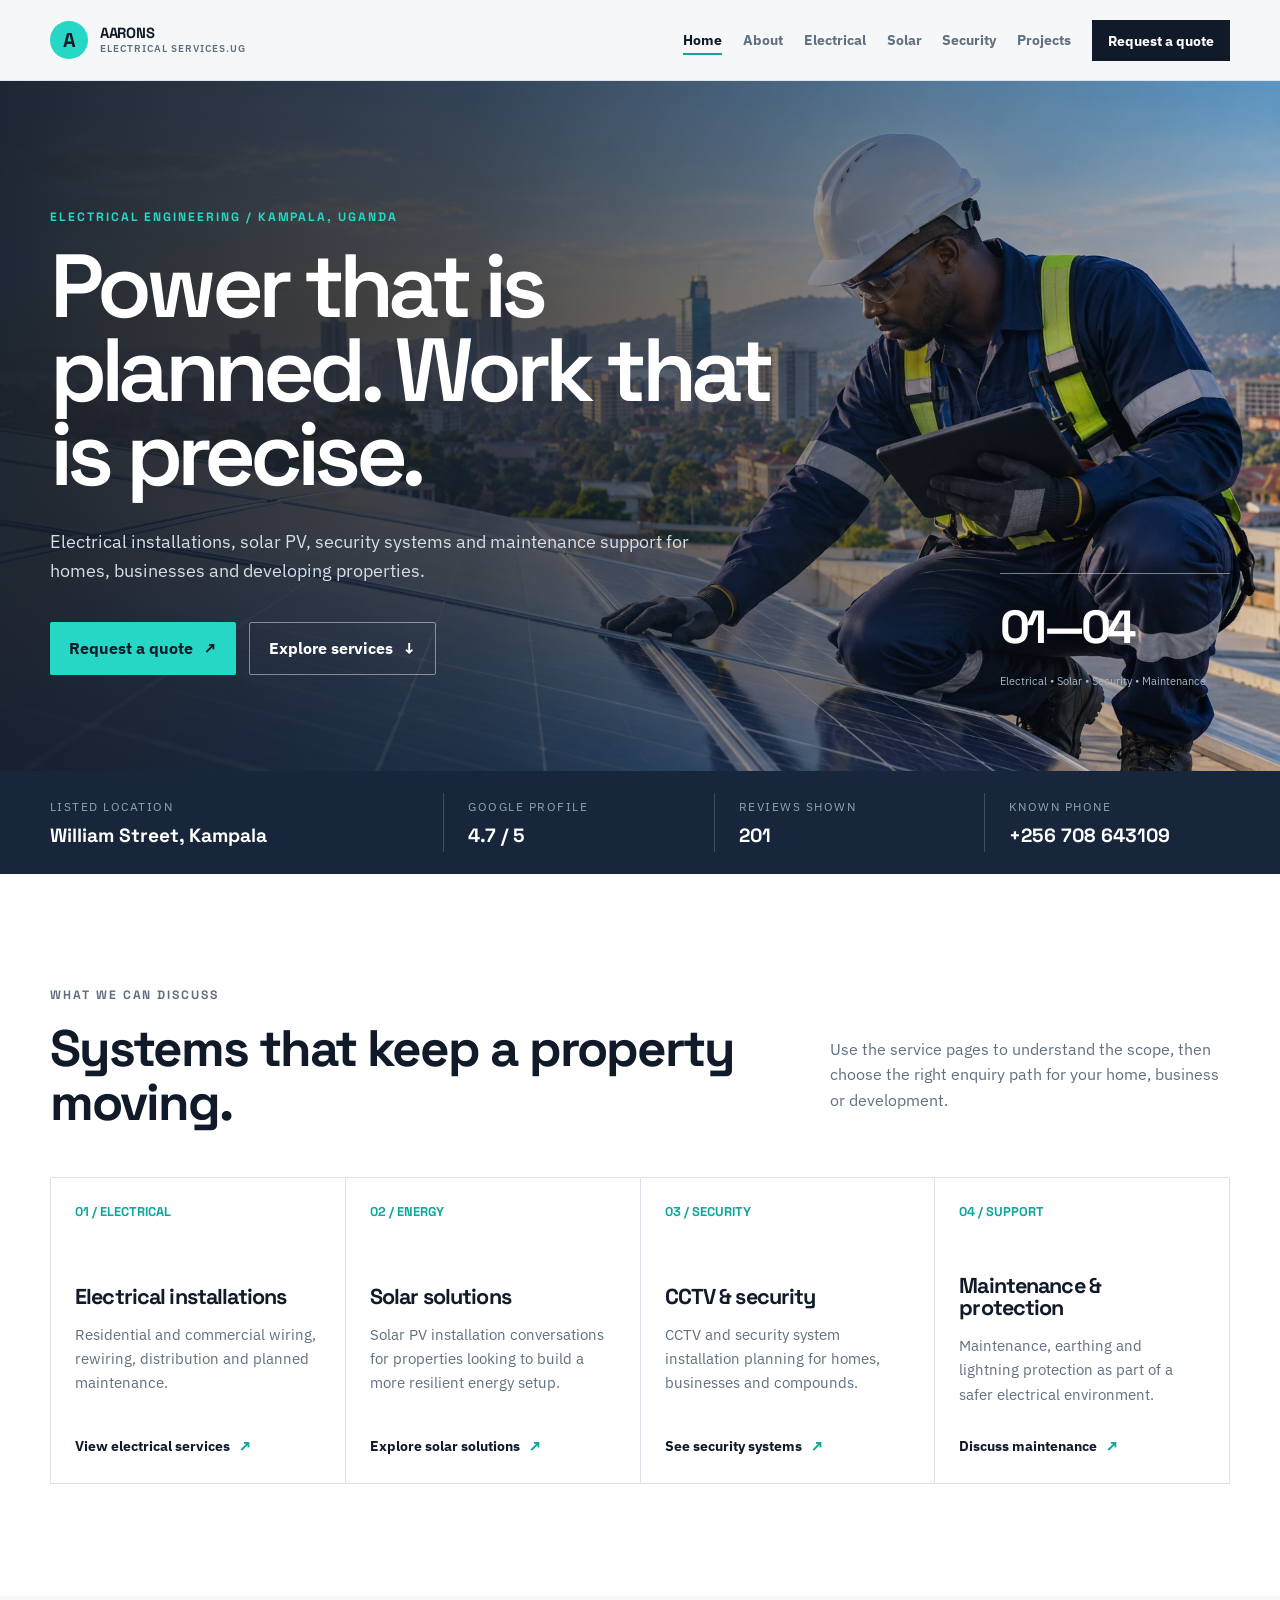
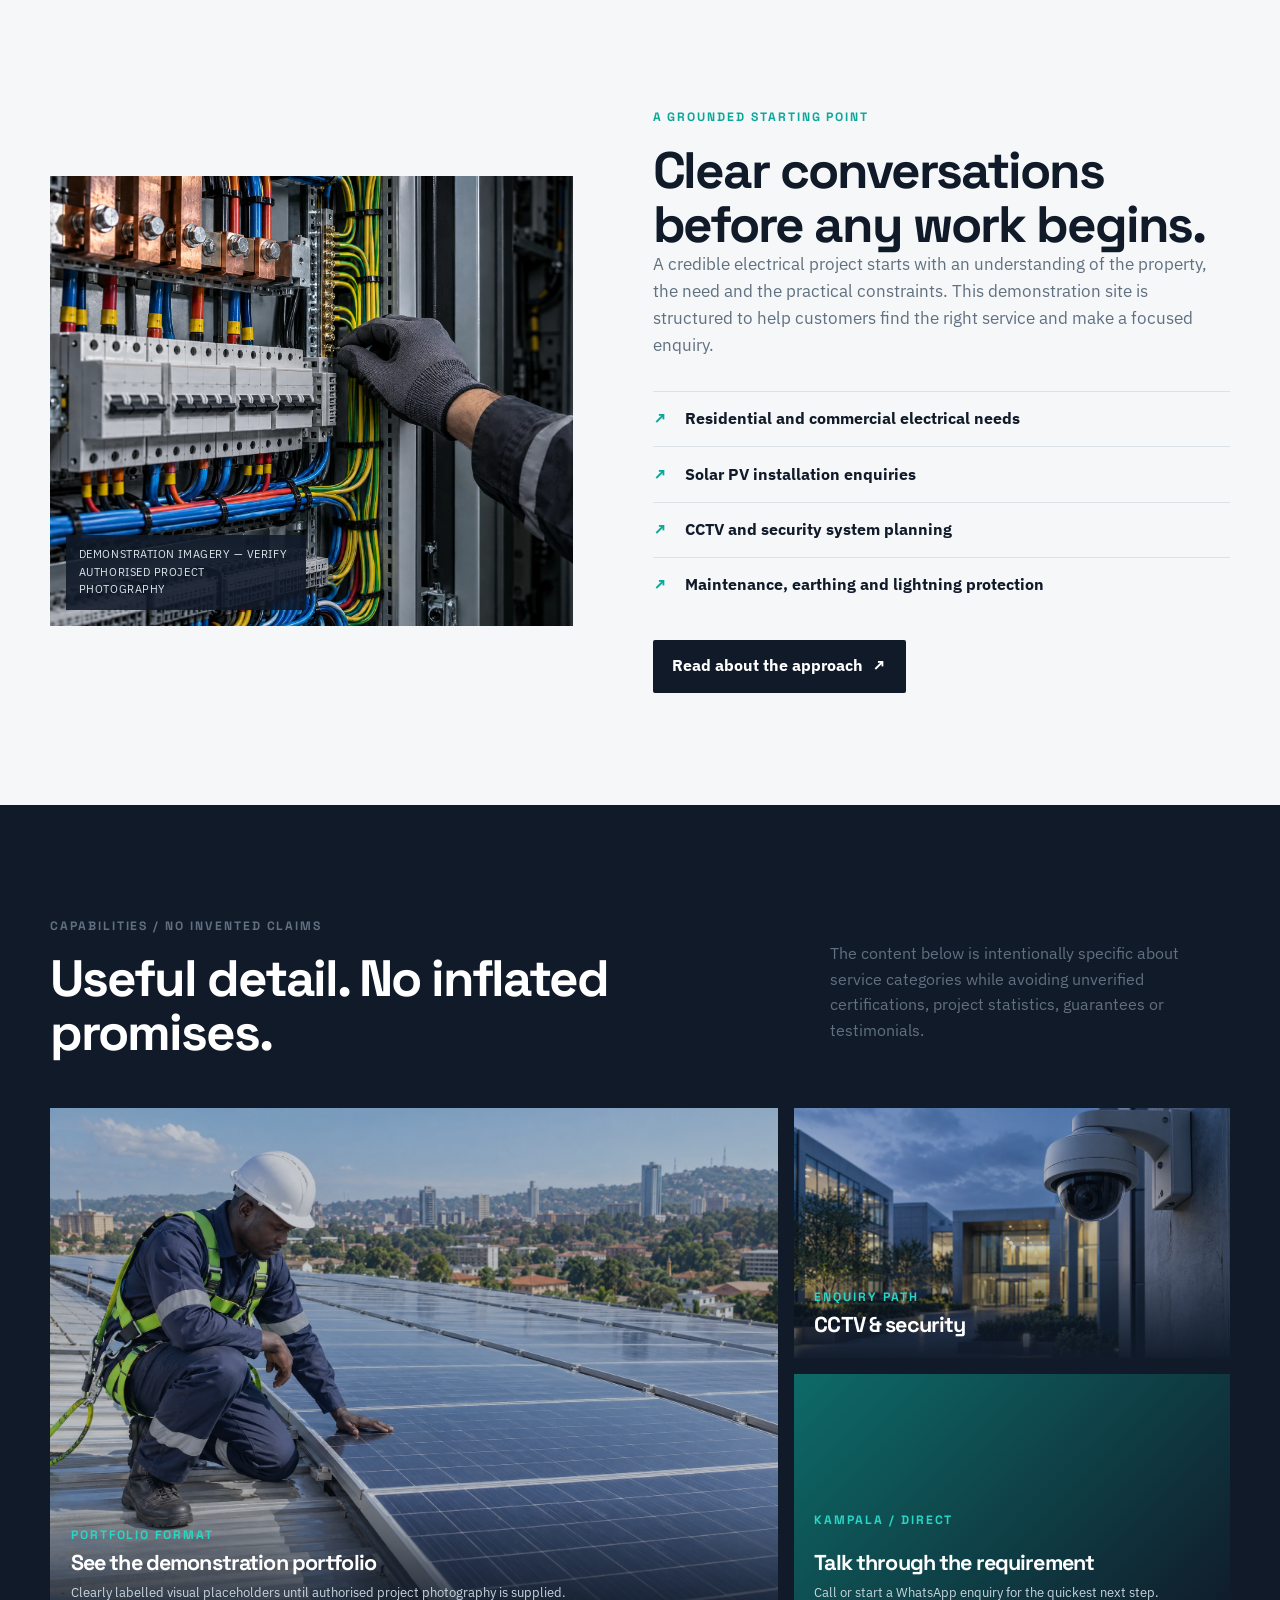
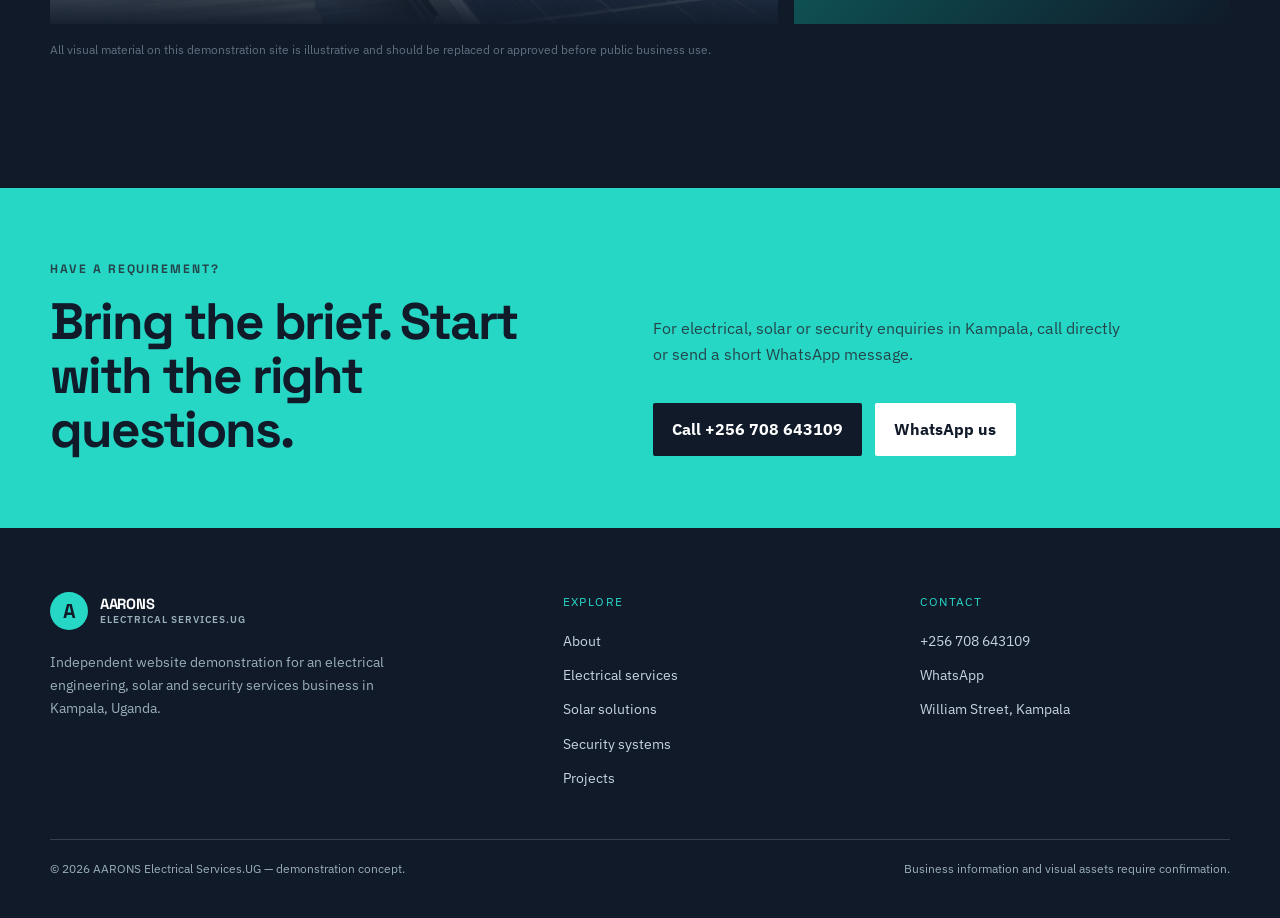
<file: index.html>
<!doctype html>
<html lang="en">
<head>
  <meta charset="utf-8">
  <meta name="viewport" content="width=device-width, initial-scale=1">
  <title>Electrical & Solar Services in Kampala | AARONS Electrical Services</title>
  <meta name="description" content="AARONS Electrical Services.UG provides electrical installations, solar PV, CCTV and maintenance services in Kampala, Uganda. Independent website demonstration.">
  <link rel="preconnect" href="https://fonts.googleapis.com">
  <link rel="preconnect" href="https://fonts.gstatic.com" crossorigin>
  <link href="https://fonts.googleapis.com/css2?family=IBM+Plex+Sans:wght@400;500;600;700&family=Space+Grotesk:wght@500;600;700&display=swap" rel="stylesheet">
  <link rel="stylesheet" href="css/style.css">
</head>
<body data-page="home">
  <a class="skip-link" href="#main-content">Skip to content</a>
  <header class="site-header"><div class="container nav-wrap">
    <a class="brand" href="index.html" aria-label="AARONS Electrical Services home"><span class="brand-mark">A</span><span>AARONS<small>Electrical Services.UG</small></span></a>
    <button class="nav-toggle" type="button" aria-expanded="false" aria-controls="primary-nav" aria-label="Open navigation menu"><span></span>Menu</button>
    <nav id="primary-nav" aria-label="Primary navigation"><ul class="nav-list">
      <li><a data-nav="home" href="index.html">Home</a></li><li><a data-nav="about" href="about.html">About</a></li><li><a data-nav="electrical" href="electrical-services.html">Electrical</a></li><li><a data-nav="solar" href="solar-solutions.html">Solar</a></li><li><a data-nav="security" href="security-systems.html">Security</a></li><li><a data-nav="projects" href="projects.html">Projects</a></li><li><a data-nav="contact" class="nav-cta" href="contact.html">Request a quote</a></li>
    </ul></nav>
  </div></header>

  <main id="main-content">
    <section class="hero"><div class="hero-media" aria-hidden="true"></div><div class="container hero-grid">
      <div class="hero-copy reveal"><p class="eyebrow on-dark">Electrical engineering / Kampala, Uganda</p><h1 class="display">Power that is planned. Work that is precise.</h1><p class="lead lead-on-dark">Electrical installations, solar PV, security systems and maintenance support for homes, businesses and developing properties.</p><div class="hero-actions"><a class="btn btn-primary" href="contact.html?service=electrical">Request a quote <span>↗</span></a><a class="btn btn-secondary" href="#services">Explore services <span>↓</span></a></div></div>
      <div class="hero-side"><div class="hero-index"><strong>01—04</strong><small>Electrical • Solar • Security • Maintenance</small></div></div>
    </div></section>

    <section class="trust-bar" aria-label="Business information"><div class="container trust-grid">
      <div class="trust-item"><span class="trust-label">Listed location</span><span class="trust-value">William Street, Kampala</span></div>
      <div class="trust-item"><span class="trust-label">Google profile</span><span class="trust-value">4.7 / 5</span></div>
      <div class="trust-item"><span class="trust-label">Reviews shown</span><span class="trust-value">201</span></div>
      <div class="trust-item"><span class="trust-label">Known phone</span><span class="trust-value"><a href="tel:+256708643109">+256 708 643109</a></span></div>
    </div></section>

    <section id="services" class="section section-light"><div class="container">
      <div class="section-heading"><div><p class="eyebrow">What we can discuss</p><h2>Systems that keep a property moving.</h2></div><p>Use the service pages to understand the scope, then choose the right enquiry path for your home, business or development.</p></div>
      <div class="service-grid">
        <a class="service-card" href="electrical-services.html"><span class="service-number">01 / ELECTRICAL</span><div><h3>Electrical installations</h3><p class="service-card-copy">Residential and commercial wiring, rewiring, distribution and planned maintenance.</p></div><span class="service-link">View electrical services</span></a>
        <a class="service-card" href="solar-solutions.html"><span class="service-number">02 / ENERGY</span><div><h3>Solar solutions</h3><p class="service-card-copy">Solar PV installation conversations for properties looking to build a more resilient energy setup.</p></div><span class="service-link">Explore solar solutions</span></a>
        <a class="service-card" href="security-systems.html"><span class="service-number">03 / SECURITY</span><div><h3>CCTV & security</h3><p class="service-card-copy">CCTV and security system installation planning for homes, businesses and compounds.</p></div><span class="service-link">See security systems</span></a>
        <a class="service-card" href="electrical-services.html#maintenance"><span class="service-number">04 / SUPPORT</span><div><h3>Maintenance & protection</h3><p class="service-card-copy">Maintenance, earthing and lightning protection as part of a safer electrical environment.</p></div><span class="service-link">Discuss maintenance</span></a>
      </div>
    </div></section>

    <section class="section"><div class="container split"><div class="media-frame"><img src="assets/electrical-panel.webp" alt="Demonstration image of an industrial electrical distribution board and dressed wiring" loading="lazy"><span class="media-tag">Demonstration imagery — verify authorised project photography</span></div><div><p class="eyebrow">A grounded starting point</p><h2>Clear conversations before any work begins.</h2><p class="body-copy">A credible electrical project starts with an understanding of the property, the need and the practical constraints. This demonstration site is structured to help customers find the right service and make a focused enquiry.</p><ul class="check-list"><li>Residential and commercial electrical needs</li><li>Solar PV installation enquiries</li><li>CCTV and security system planning</li><li>Maintenance, earthing and lightning protection</li></ul><a class="btn btn-dark" href="about.html" style="margin-top:1.7rem">Read about the approach <span>↗</span></a></div></div></section>

    <section class="section section-dark"><div class="container"><div class="section-heading"><div><p class="eyebrow on-dark">Capabilities / no invented claims</p><h2>Useful detail. No inflated promises.</h2></div><p class="lead-on-dark">The content below is intentionally specific about service categories while avoiding unverified certifications, project statistics, guarantees or testimonials.</p></div><div class="project-grid">
      <a class="project-tile" href="projects.html"><img src="assets/solar-rooftop.webp" alt="Demonstration image of a technician inspecting a rooftop solar PV array" loading="lazy"><div class="project-overlay"><span class="eyebrow on-dark">Portfolio format</span><h3>See the demonstration portfolio</h3><p>Clearly labelled visual placeholders until authorised project photography is supplied.</p></div></a>
      <a class="project-tile" href="security-systems.html"><img src="assets/security-camera.webp" alt="Demonstration image of a CCTV security camera on a building exterior" loading="lazy"><div class="project-overlay"><span class="eyebrow on-dark">Enquiry path</span><h3>CCTV & security</h3></div></a>
      <a class="project-tile" href="contact.html"><div class="project-overlay" style="inset:0;background:linear-gradient(135deg,#0d6b68,#101a29);display:flex;flex-direction:column;justify-content:flex-end"><span class="eyebrow on-dark">Kampala / direct</span><h3>Talk through the requirement</h3><p>Call or start a WhatsApp enquiry for the quickest next step.</p></div></a>
    </div><p class="project-note">All visual material on this demonstration site is illustrative and should be replaced or approved before public business use.</p></div></section>

    <section class="cta-band"><div class="container split"><div><p class="eyebrow">Have a requirement?</p><h2>Bring the brief. Start with the right questions.</h2></div><div><p>For electrical, solar or security enquiries in Kampala, call directly or send a short WhatsApp message.</p><div class="hero-actions"><a class="btn btn-dark" href="tel:+256708643109">Call +256 708 643109</a><a class="btn btn-light" data-wa="an electrical, solar or security requirement" href="https://wa.me/256708643109" target="_blank" rel="noopener">WhatsApp us</a></div></div></div></section>
  </main>

  <footer class="site-footer"><div class="container footer-grid"><div><a class="brand" href="index.html"><span class="brand-mark">A</span><span>AARONS<small>Electrical Services.UG</small></span></a><p style="margin-top:1.2rem;color:#9aaebb;max-width:360px;font-size:.9rem">Independent website demonstration for an electrical engineering, solar and security services business in Kampala, Uganda.</p></div><div><p class="footer-heading">Explore</p><ul class="footer-links"><li><a href="about.html">About</a></li><li><a href="electrical-services.html">Electrical services</a></li><li><a href="solar-solutions.html">Solar solutions</a></li><li><a href="security-systems.html">Security systems</a></li><li><a href="projects.html">Projects</a></li></ul></div><div><p class="footer-heading">Contact</p><ul class="footer-links"><li><a href="tel:+256708643109">+256 708 643109</a></li><li><a data-wa="a general enquiry" href="https://wa.me/256708643109" target="_blank" rel="noopener">WhatsApp</a></li><li><a href="contact.html">William Street, Kampala</a></li></ul></div></div><div class="container footer-bottom"><p>© 2026 AARONS Electrical Services.UG — demonstration concept.</p><p>Business information and visual assets require confirmation.</p></div></footer>
  <script src="js/script.js"></script>
</body>
</html>
</file>
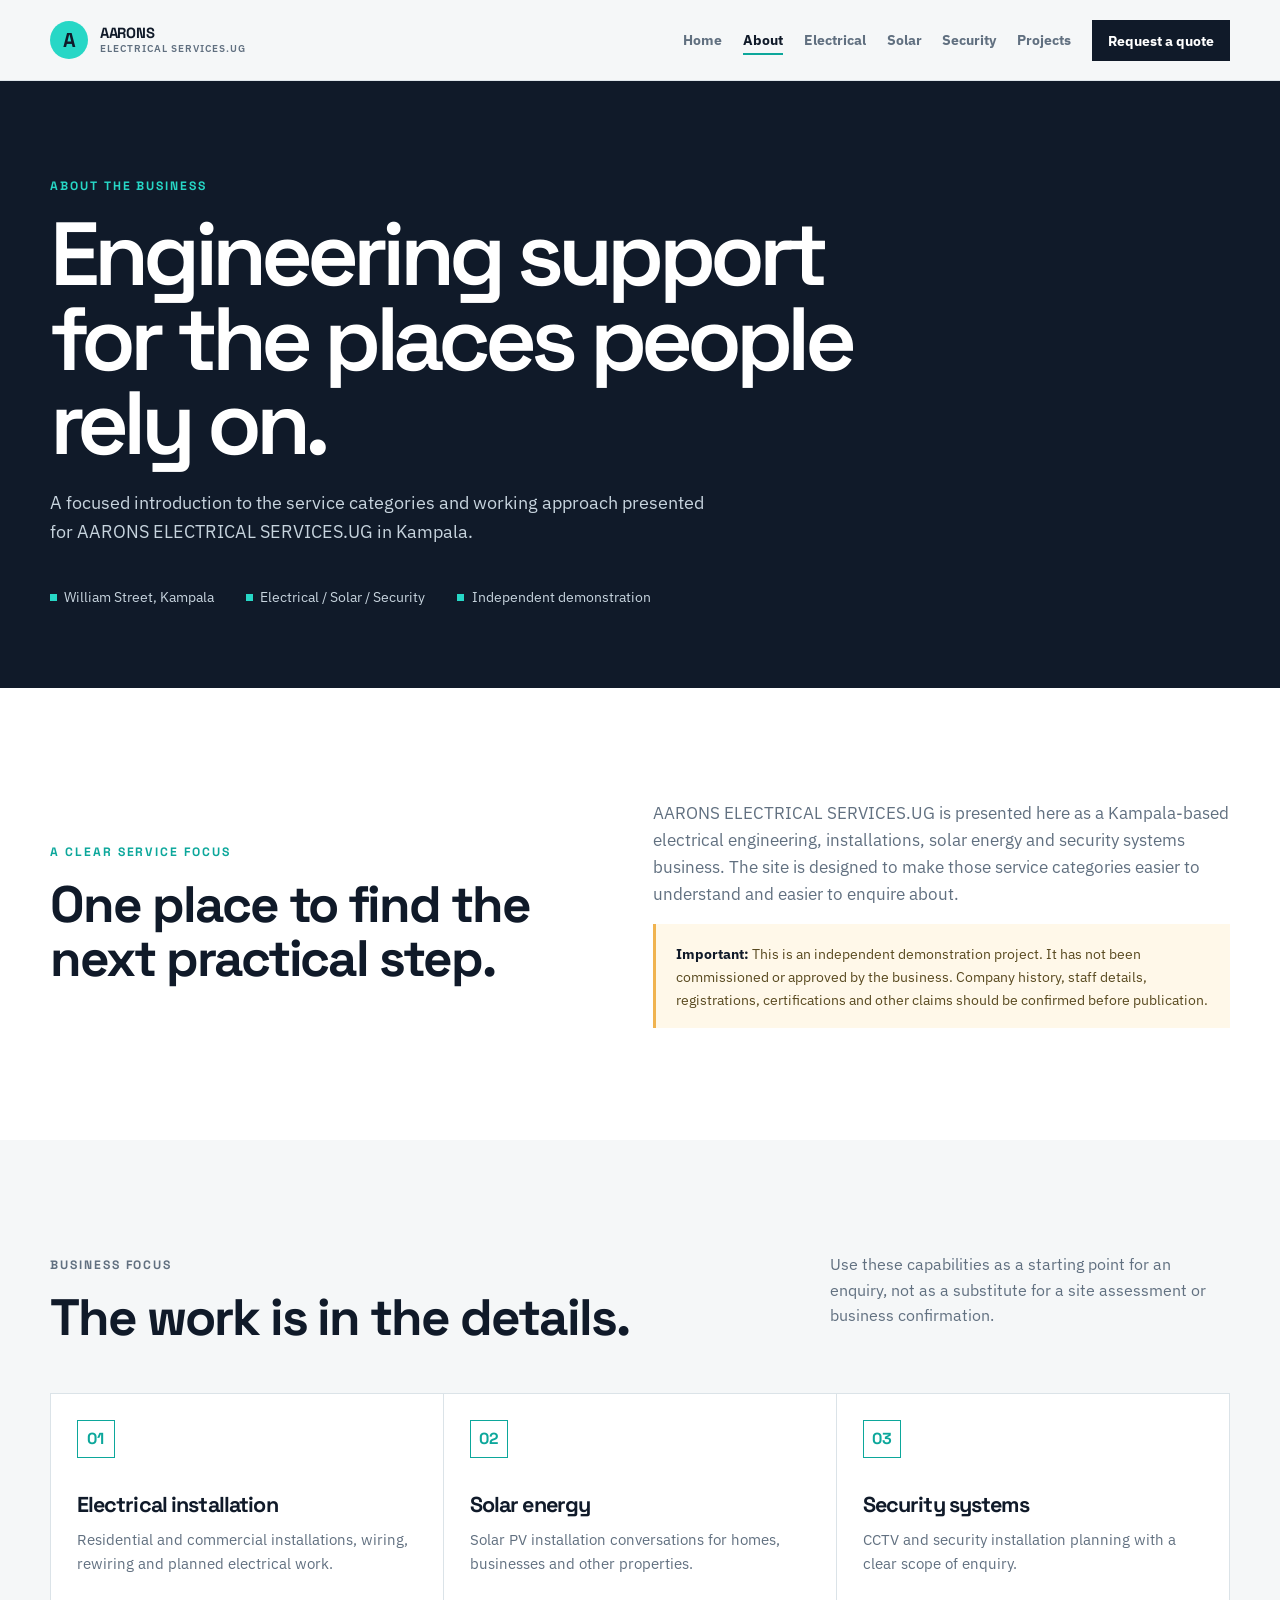
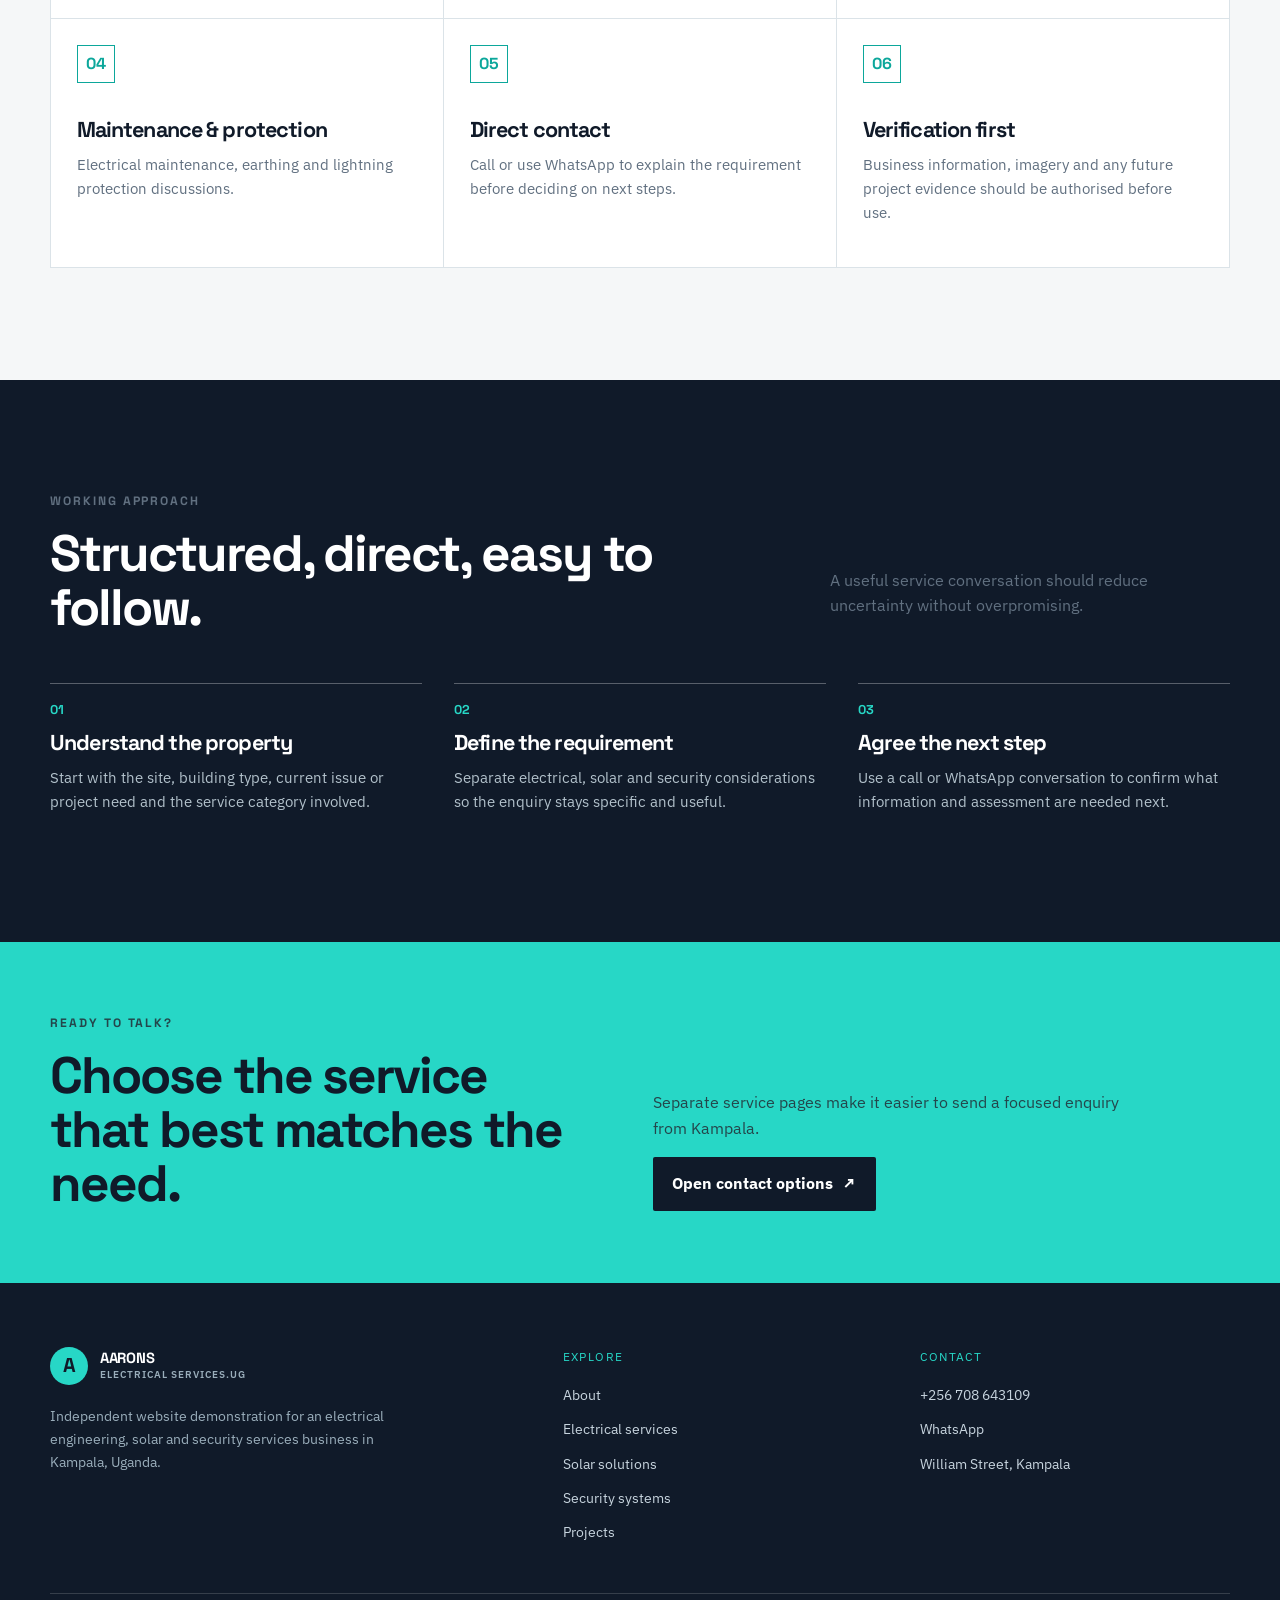
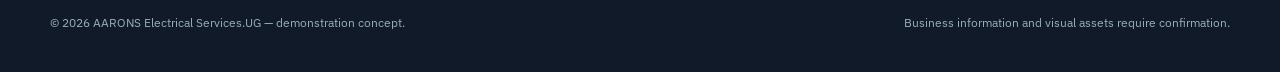
<file: about.html>
<!doctype html>
<html lang="en">
<head><meta charset="utf-8"><meta name="viewport" content="width=device-width, initial-scale=1"><title>About AARONS Electrical Services | Kampala</title><meta name="description" content="Learn about the service focus and working approach presented for AARONS Electrical Services.UG in Kampala. Independent demonstration site."><link rel="preconnect" href="https://fonts.googleapis.com"><link rel="preconnect" href="https://fonts.gstatic.com" crossorigin><link href="https://fonts.googleapis.com/css2?family=IBM+Plex+Sans:wght@400;500;600;700&family=Space+Grotesk:wght@500;600;700&display=swap" rel="stylesheet"><link rel="stylesheet" href="css/style.css"></head>
<body data-page="about"><a class="skip-link" href="#main-content">Skip to content</a><header class="site-header"><div class="container nav-wrap"><a class="brand" href="index.html" aria-label="AARONS Electrical Services home"><span class="brand-mark">A</span><span>AARONS<small>Electrical Services.UG</small></span></a><button class="nav-toggle" type="button" aria-expanded="false" aria-controls="primary-nav" aria-label="Open navigation menu"><span></span>Menu</button><nav id="primary-nav" aria-label="Primary navigation"><ul class="nav-list"><li><a data-nav="home" href="index.html">Home</a></li><li><a data-nav="about" href="about.html">About</a></li><li><a data-nav="electrical" href="electrical-services.html">Electrical</a></li><li><a data-nav="solar" href="solar-solutions.html">Solar</a></li><li><a data-nav="security" href="security-systems.html">Security</a></li><li><a data-nav="projects" href="projects.html">Projects</a></li><li><a data-nav="contact" class="nav-cta" href="contact.html">Request a quote</a></li></ul></nav></div></header>
<main id="main-content"><section class="page-hero"><div class="container"><p class="eyebrow on-dark">About the business</p><h1 class="display">Engineering support for the places people rely on.</h1><p class="lead lead-on-dark">A focused introduction to the service categories and working approach presented for AARONS ELECTRICAL SERVICES.UG in Kampala.</p><div class="page-hero-meta"><span>William Street, Kampala</span><span>Electrical / Solar / Security</span><span>Independent demonstration</span></div></div></section>
<section class="section section-light"><div class="container split"><div><p class="eyebrow">A clear service focus</p><h2>One place to find the next practical step.</h2></div><div><p class="body-copy">AARONS ELECTRICAL SERVICES.UG is presented here as a Kampala-based electrical engineering, installations, solar energy and security systems business. The site is designed to make those service categories easier to understand and easier to enquire about.</p><div class="notice"><strong>Important:</strong> This is an independent demonstration project. It has not been commissioned or approved by the business. Company history, staff details, registrations, certifications and other claims should be confirmed before publication.</div></div></div></section>
<section class="section"><div class="container"><div class="section-heading"><div><p class="eyebrow">Business focus</p><h2>The work is in the details.</h2></div><p>Use these capabilities as a starting point for an enquiry, not as a substitute for a site assessment or business confirmation.</p></div><div class="capability-grid"><div class="capability-card"><span class="icon">01</span><h3>Electrical installation</h3><p>Residential and commercial installations, wiring, rewiring and planned electrical work.</p></div><div class="capability-card"><span class="icon">02</span><h3>Solar energy</h3><p>Solar PV installation conversations for homes, businesses and other properties.</p></div><div class="capability-card"><span class="icon">03</span><h3>Security systems</h3><p>CCTV and security installation planning with a clear scope of enquiry.</p></div><div class="capability-card"><span class="icon">04</span><h3>Maintenance & protection</h3><p>Electrical maintenance, earthing and lightning protection discussions.</p></div><div class="capability-card"><span class="icon">05</span><h3>Direct contact</h3><p>Call or use WhatsApp to explain the requirement before deciding on next steps.</p></div><div class="capability-card"><span class="icon">06</span><h3>Verification first</h3><p>Business information, imagery and any future project evidence should be authorised before use.</p></div></div></div></section>
<section class="section section-dark"><div class="container"><div class="section-heading"><div><p class="eyebrow on-dark">Working approach</p><h2>Structured, direct, easy to follow.</h2></div><p class="lead-on-dark">A useful service conversation should reduce uncertainty without overpromising.</p></div><div class="process-grid"><div class="process-step"><h3>Understand the property</h3><p>Start with the site, building type, current issue or project need and the service category involved.</p></div><div class="process-step"><h3>Define the requirement</h3><p>Separate electrical, solar and security considerations so the enquiry stays specific and useful.</p></div><div class="process-step"><h3>Agree the next step</h3><p>Use a call or WhatsApp conversation to confirm what information and assessment are needed next.</p></div></div></div></section>
<section class="cta-band"><div class="container split"><div><p class="eyebrow">Ready to talk?</p><h2>Choose the service that best matches the need.</h2></div><div><p>Separate service pages make it easier to send a focused enquiry from Kampala.</p><a class="btn btn-dark" href="contact.html">Open contact options <span>↗</span></a></div></div></section></main>
<footer class="site-footer"><div class="container footer-grid"><div><a class="brand" href="index.html"><span class="brand-mark">A</span><span>AARONS<small>Electrical Services.UG</small></span></a><p style="margin-top:1.2rem;color:#9aaebb;max-width:360px;font-size:.9rem">Independent website demonstration for an electrical engineering, solar and security services business in Kampala, Uganda.</p></div><div><p class="footer-heading">Explore</p><ul class="footer-links"><li><a href="about.html">About</a></li><li><a href="electrical-services.html">Electrical services</a></li><li><a href="solar-solutions.html">Solar solutions</a></li><li><a href="security-systems.html">Security systems</a></li><li><a href="projects.html">Projects</a></li></ul></div><div><p class="footer-heading">Contact</p><ul class="footer-links"><li><a href="tel:+256708643109">+256 708 643109</a></li><li><a data-wa="a general enquiry" href="https://wa.me/256708643109" target="_blank" rel="noopener">WhatsApp</a></li><li><a href="contact.html">William Street, Kampala</a></li></ul></div></div><div class="container footer-bottom"><p>© 2026 AARONS Electrical Services.UG — demonstration concept.</p><p>Business information and visual assets require confirmation.</p></div></footer><script src="js/script.js"></script></body></html>
</file>
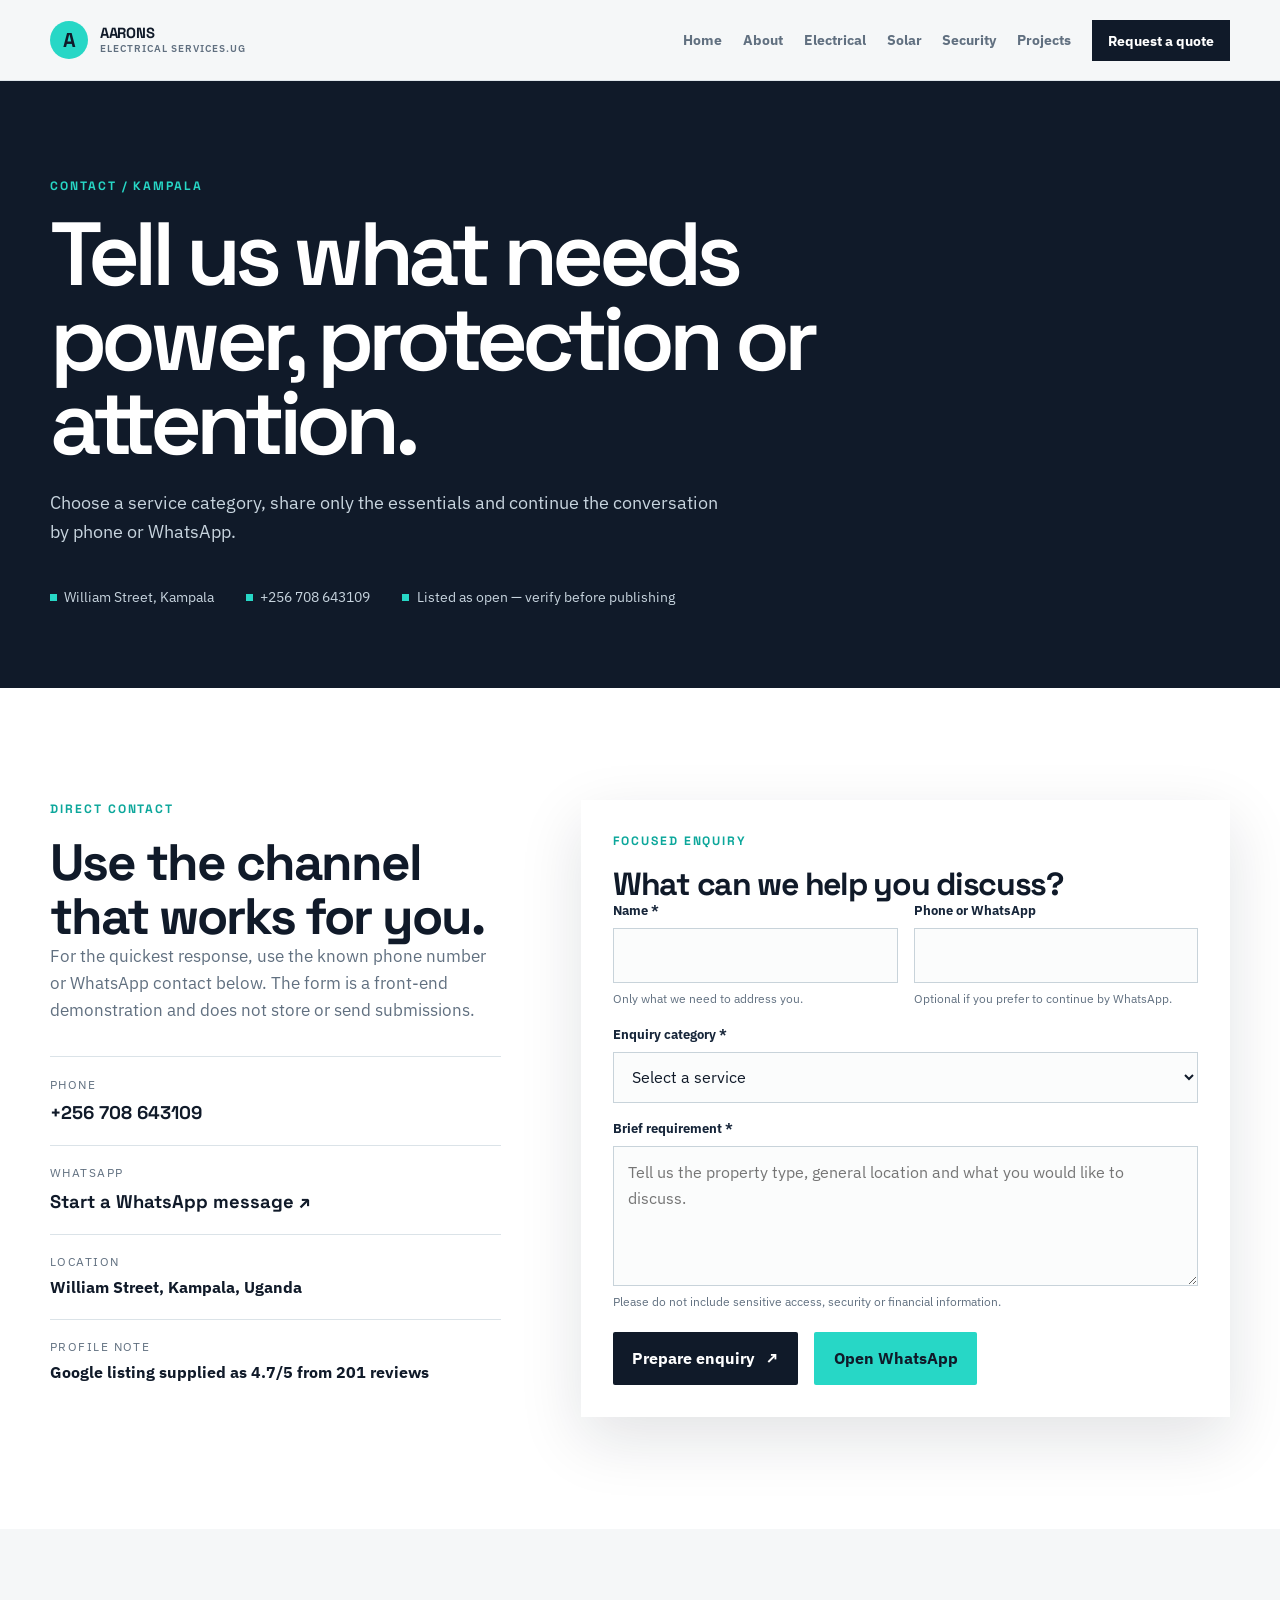
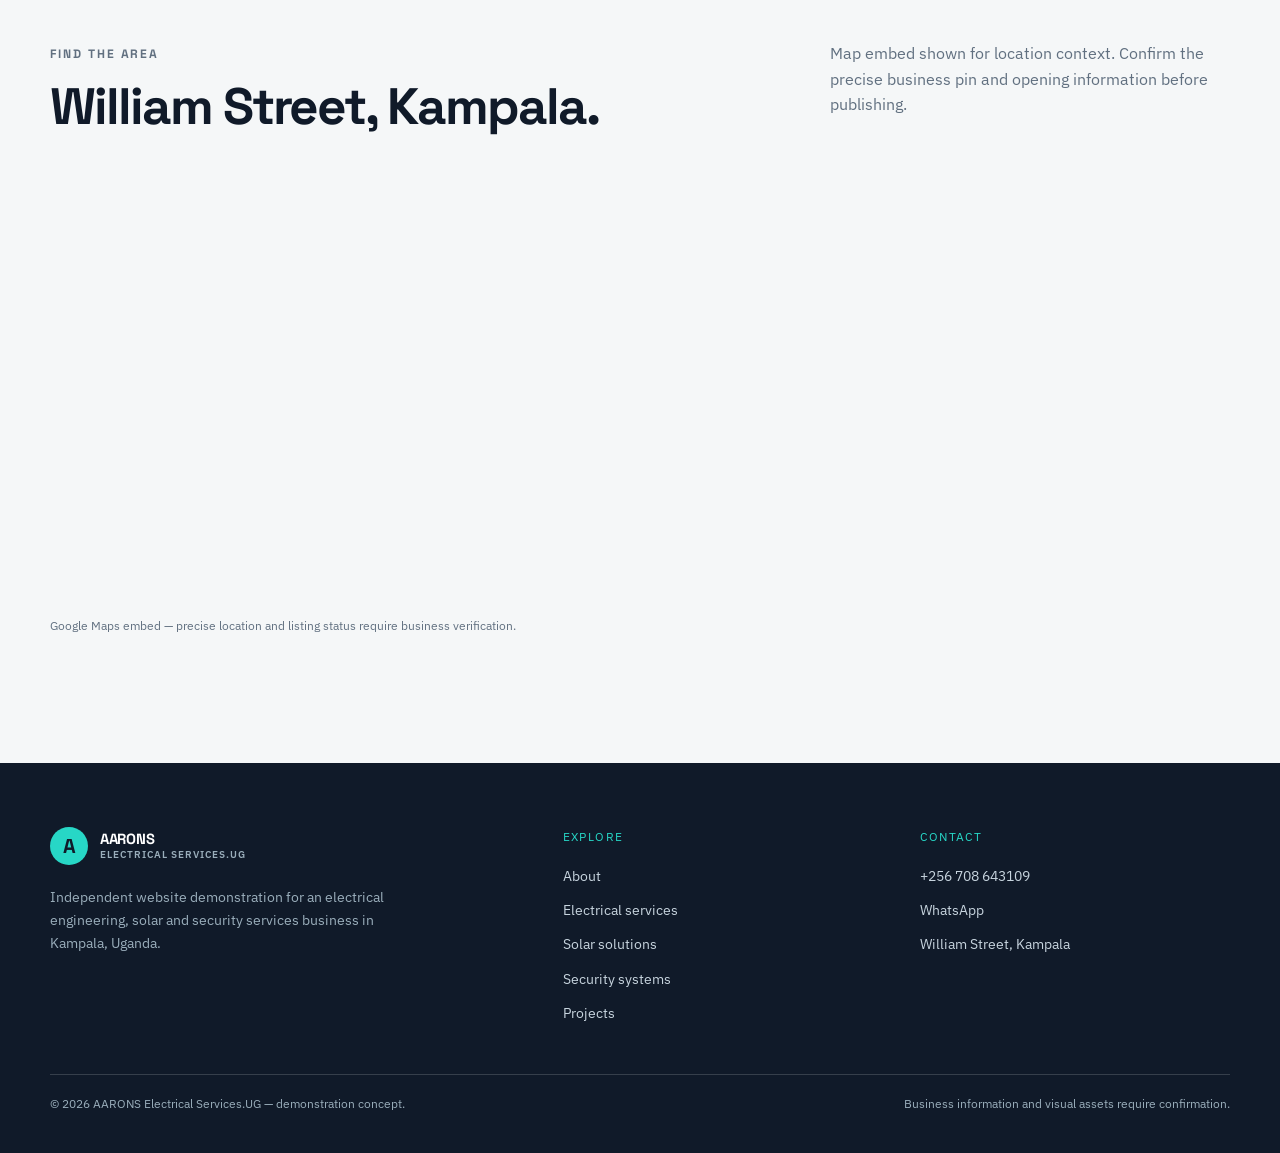
<file: contact.html>
<!doctype html>
<html lang="en"><head><meta charset="utf-8"><meta name="viewport" content="width=device-width, initial-scale=1"><title>Contact AARONS Electrical Services | Kampala</title><meta name="description" content="Contact AARONS Electrical Services.UG in Kampala by phone, WhatsApp or a focused electrical, solar or security enquiry. Independent demonstration site."><link rel="preconnect" href="https://fonts.googleapis.com"><link rel="preconnect" href="https://fonts.gstatic.com" crossorigin><link href="https://fonts.googleapis.com/css2?family=IBM+Plex+Sans:wght@400;500;600;700&family=Space+Grotesk:wght@500;600;700&display=swap" rel="stylesheet"><link rel="stylesheet" href="css/style.css"></head>
<body data-page="contact"><a class="skip-link" href="#main-content">Skip to content</a><header class="site-header"><div class="container nav-wrap"><a class="brand" href="index.html" aria-label="AARONS Electrical Services home"><span class="brand-mark">A</span><span>AARONS<small>Electrical Services.UG</small></span></a><button class="nav-toggle" type="button" aria-expanded="false" aria-controls="primary-nav" aria-label="Open navigation menu"><span></span>Menu</button><nav id="primary-nav" aria-label="Primary navigation"><ul class="nav-list"><li><a data-nav="home" href="index.html">Home</a></li><li><a data-nav="about" href="about.html">About</a></li><li><a data-nav="electrical" href="electrical-services.html">Electrical</a></li><li><a data-nav="solar" href="solar-solutions.html">Solar</a></li><li><a data-nav="security" href="security-systems.html">Security</a></li><li><a data-nav="projects" href="projects.html">Projects</a></li><li><a data-nav="contact" class="nav-cta" href="contact.html">Request a quote</a></li></ul></nav></div></header>
<main id="main-content"><section class="page-hero"><div class="container"><p class="eyebrow on-dark">Contact / Kampala</p><h1 class="display">Tell us what needs power, protection or attention.</h1><p class="lead lead-on-dark">Choose a service category, share only the essentials and continue the conversation by phone or WhatsApp.</p><div class="page-hero-meta"><span>William Street, Kampala</span><span>+256 708 643109</span><span>Listed as open — verify before publishing</span></div></div></section>
<section class="section section-light"><div class="container contact-grid"><div><p class="eyebrow">Direct contact</p><h2>Use the channel that works for you.</h2><p class="body-copy">For the quickest response, use the known phone number or WhatsApp contact below. The form is a front-end demonstration and does not store or send submissions.</p><ul class="contact-list"><li><span>Phone</span><a href="tel:+256708643109">+256 708 643109</a></li><li><span>WhatsApp</span><a data-wa="a general enquiry" href="https://wa.me/256708643109" target="_blank" rel="noopener">Start a WhatsApp message ↗</a></li><li><span>Location</span><strong>William Street, Kampala, Uganda</strong></li><li><span>Profile note</span><strong>Google listing supplied as 4.7/5 from 201 reviews</strong></li></ul></div><div class="form-shell"><p class="eyebrow">Focused enquiry</p><h2 style="font-size:2rem">What can we help you discuss?</h2><form id="enquiry-form" novalidate><div class="form-grid"><div class="field"><label for="name">Name <span aria-hidden="true">*</span></label><input id="name" name="name" type="text" autocomplete="name" required><small>Only what we need to address you.</small></div><div class="field"><label for="phone">Phone or WhatsApp</label><input id="phone" name="phone" type="tel" autocomplete="tel"><small>Optional if you prefer to continue by WhatsApp.</small></div><div class="field full"><label for="service">Enquiry category <span aria-hidden="true">*</span></label><select id="service" name="service" required><option value="">Select a service</option><option value="Electrical installations / wiring">Electrical installations / wiring</option><option value="Electrical maintenance / protection">Electrical maintenance / protection</option><option value="Solar PV installation">Solar PV installation</option><option value="CCTV / security system installation">CCTV / security system installation</option><option value="General enquiry">General enquiry</option></select></div><div class="field full"><label for="message">Brief requirement <span aria-hidden="true">*</span></label><textarea id="message" name="message" required placeholder="Tell us the property type, general location and what you would like to discuss."></textarea><small>Please do not include sensitive access, security or financial information.</small></div></div><div class="form-actions"><button class="btn btn-dark" type="submit">Prepare enquiry <span>↗</span></button><a class="btn btn-primary" data-wa="a service enquiry" href="https://wa.me/256708643109" target="_blank" rel="noopener">Open WhatsApp</a></div><div id="form-feedback" class="form-feedback"></div></form></div></div></section>
<section class="section"><div class="container"><div class="section-heading"><div><p class="eyebrow">Find the area</p><h2>William Street, Kampala.</h2></div><p>Map embed shown for location context. Confirm the precise business pin and opening information before publishing.</p></div><iframe class="map-frame" title="Map showing William Street, Kampala, Uganda" src="https://www.google.com/maps?q=William%20Street,%20Kampala,%20Uganda&output=embed" loading="lazy" referrerpolicy="no-referrer-when-downgrade"></iframe><p class="map-caption">Google Maps embed — precise location and listing status require business verification.</p></div></section></main>
<footer class="site-footer"><div class="container footer-grid"><div><a class="brand" href="index.html"><span class="brand-mark">A</span><span>AARONS<small>Electrical Services.UG</small></span></a><p style="margin-top:1.2rem;color:#9aaebb;max-width:360px;font-size:.9rem">Independent website demonstration for an electrical engineering, solar and security services business in Kampala, Uganda.</p></div><div><p class="footer-heading">Explore</p><ul class="footer-links"><li><a href="about.html">About</a></li><li><a href="electrical-services.html">Electrical services</a></li><li><a href="solar-solutions.html">Solar solutions</a></li><li><a href="security-systems.html">Security systems</a></li><li><a href="projects.html">Projects</a></li></ul></div><div><p class="footer-heading">Contact</p><ul class="footer-links"><li><a href="tel:+256708643109">+256 708 643109</a></li><li><a data-wa="a general enquiry" href="https://wa.me/256708643109" target="_blank" rel="noopener">WhatsApp</a></li><li><a href="contact.html">William Street, Kampala</a></li></ul></div></div><div class="container footer-bottom"><p>© 2026 AARONS Electrical Services.UG — demonstration concept.</p><p>Business information and visual assets require confirmation.</p></div></footer><script src="js/script.js"></script></body></html>
</file>
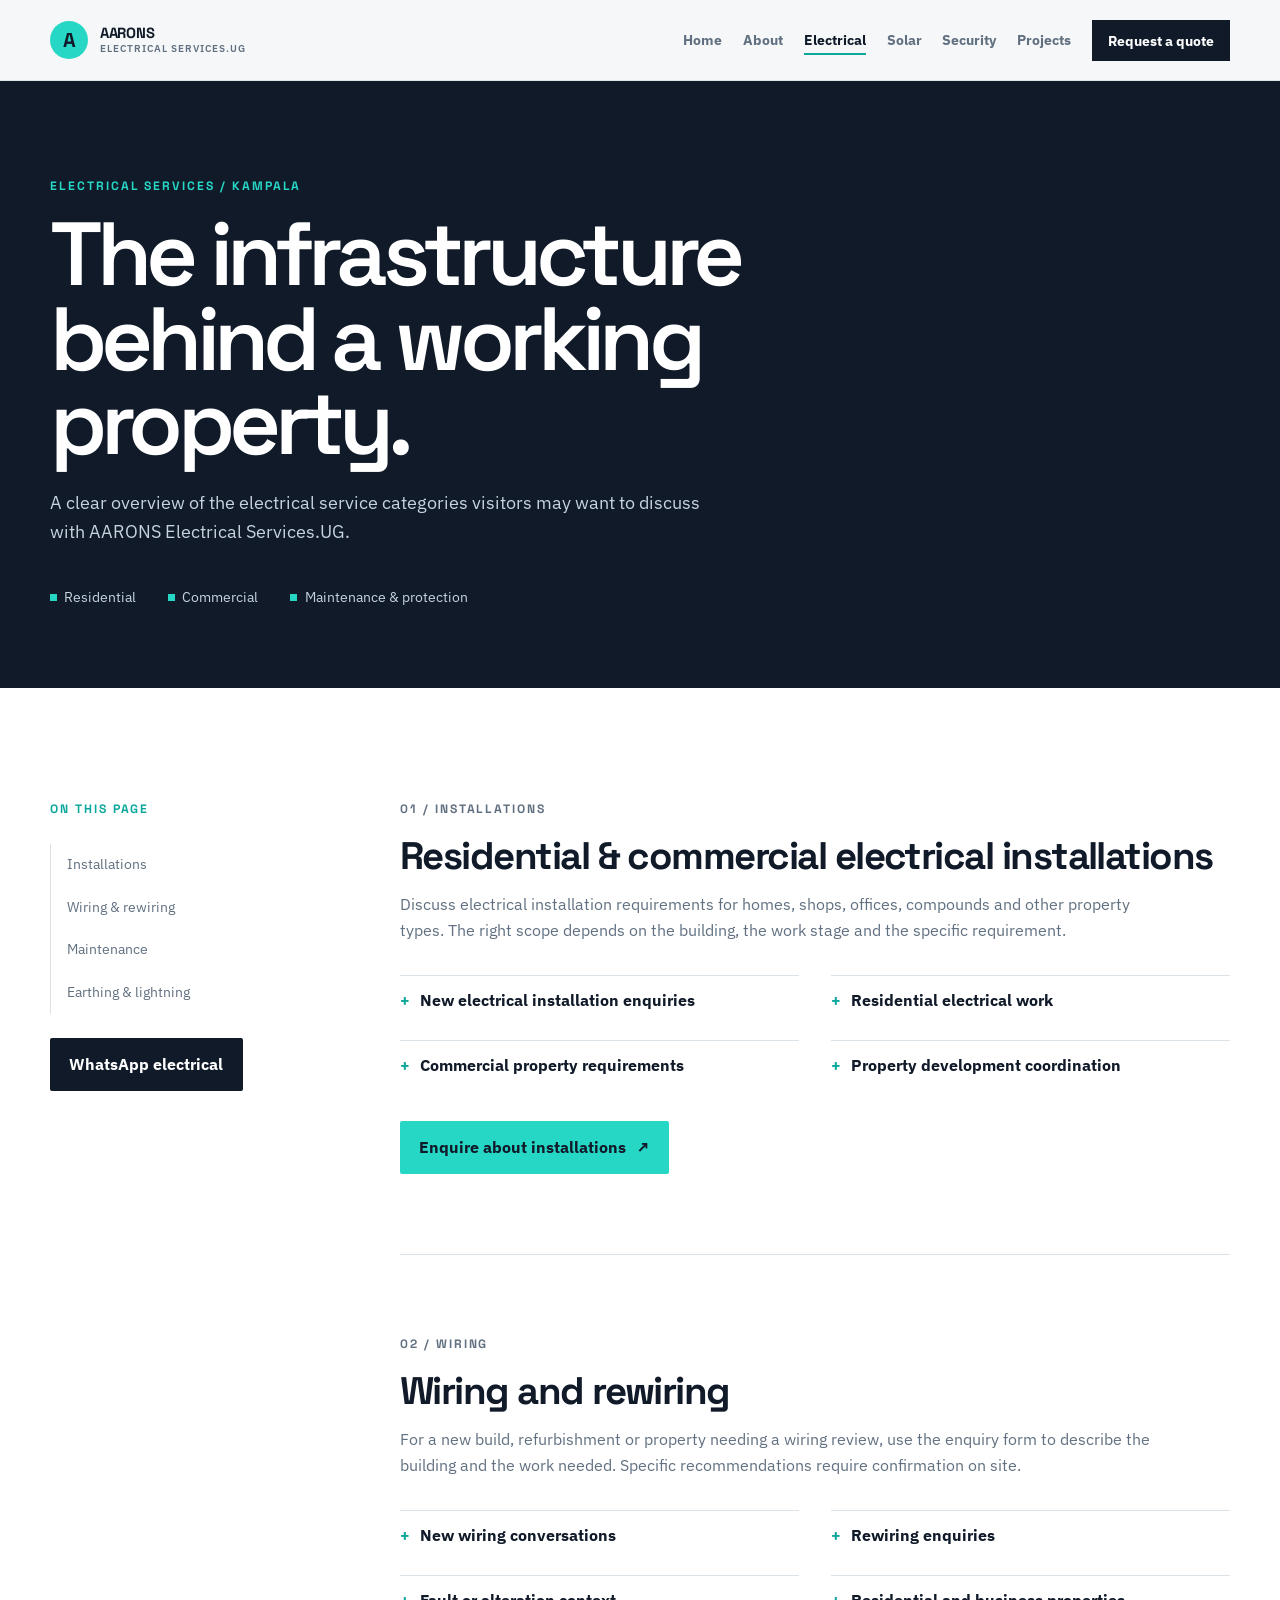
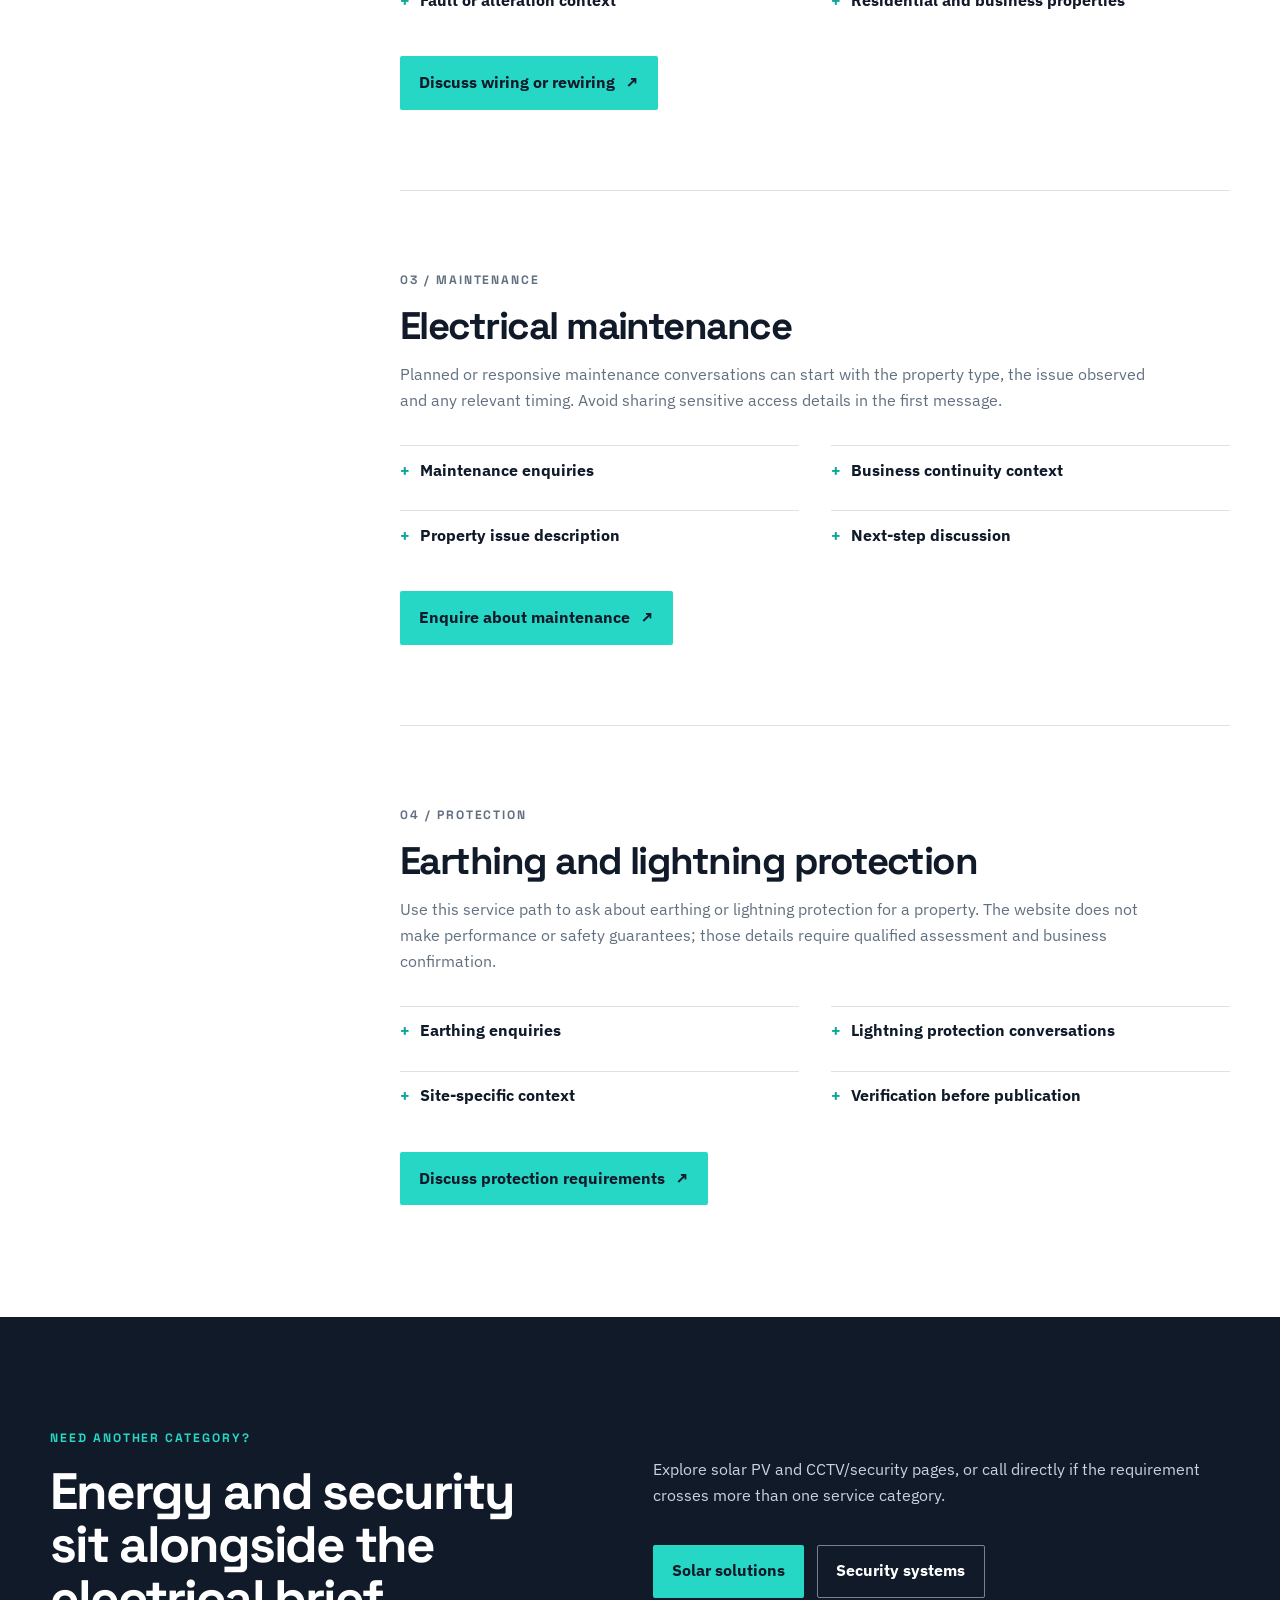
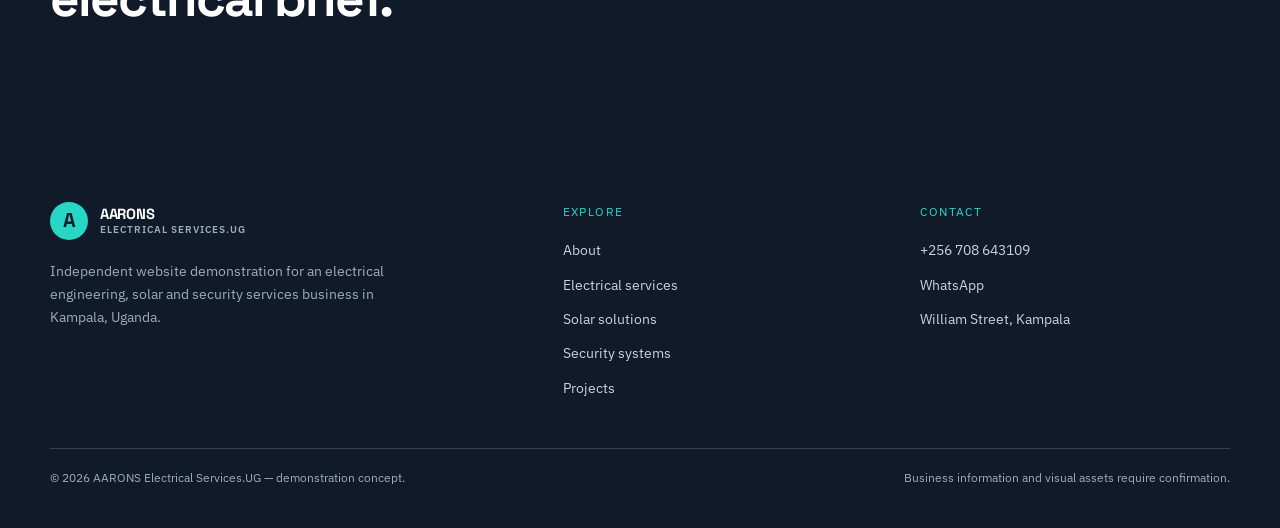
<file: electrical-services.html>
<!doctype html>
<html lang="en"><head><meta charset="utf-8"><meta name="viewport" content="width=device-width, initial-scale=1"><title>Electrical Services in Kampala | AARONS</title><meta name="description" content="Explore residential and commercial electrical installations, wiring, rewiring, maintenance, earthing and lightning protection in Kampala. Independent demonstration site."><link rel="preconnect" href="https://fonts.googleapis.com"><link rel="preconnect" href="https://fonts.gstatic.com" crossorigin><link href="https://fonts.googleapis.com/css2?family=IBM+Plex+Sans:wght@400;500;600;700&family=Space+Grotesk:wght@500;600;700&display=swap" rel="stylesheet"><link rel="stylesheet" href="css/style.css"></head>
<body data-page="electrical"><a class="skip-link" href="#main-content">Skip to content</a><header class="site-header"><div class="container nav-wrap"><a class="brand" href="index.html" aria-label="AARONS Electrical Services home"><span class="brand-mark">A</span><span>AARONS<small>Electrical Services.UG</small></span></a><button class="nav-toggle" type="button" aria-expanded="false" aria-controls="primary-nav" aria-label="Open navigation menu"><span></span>Menu</button><nav id="primary-nav" aria-label="Primary navigation"><ul class="nav-list"><li><a data-nav="home" href="index.html">Home</a></li><li><a data-nav="about" href="about.html">About</a></li><li><a data-nav="electrical" href="electrical-services.html">Electrical</a></li><li><a data-nav="solar" href="solar-solutions.html">Solar</a></li><li><a data-nav="security" href="security-systems.html">Security</a></li><li><a data-nav="projects" href="projects.html">Projects</a></li><li><a data-nav="contact" class="nav-cta" href="contact.html">Request a quote</a></li></ul></nav></div></header>
<main id="main-content"><section class="page-hero"><div class="container"><p class="eyebrow on-dark">Electrical services / Kampala</p><h1 class="display">The infrastructure behind a working property.</h1><p class="lead lead-on-dark">A clear overview of the electrical service categories visitors may want to discuss with AARONS Electrical Services.UG.</p><div class="page-hero-meta"><span>Residential</span><span>Commercial</span><span>Maintenance & protection</span></div></div></section>
<section class="section section-light"><div class="container service-layout"><aside class="sticky-index"><p class="eyebrow">On this page</p><ul class="index-list"><li><a href="#installations">Installations</a></li><li><a href="#wiring">Wiring & rewiring</a></li><li><a href="#maintenance">Maintenance</a></li><li><a href="#protection">Earthing & lightning</a></li></ul><a class="btn btn-dark" data-wa="electrical installations or maintenance" href="https://wa.me/256708643109" target="_blank" rel="noopener" style="margin-top:1.5rem">WhatsApp electrical</a></aside><div><article id="installations" class="service-detail"><p class="eyebrow">01 / Installations</p><h2>Residential & commercial electrical installations</h2><p>Discuss electrical installation requirements for homes, shops, offices, compounds and other property types. The right scope depends on the building, the work stage and the specific requirement.</p><ul class="detail-points"><li>New electrical installation enquiries</li><li>Residential electrical work</li><li>Commercial property requirements</li><li>Property development coordination</li></ul><a class="btn btn-primary" href="contact.html?service=electrical">Enquire about installations <span>↗</span></a></article><article id="wiring" class="service-detail"><p class="eyebrow">02 / Wiring</p><h2>Wiring and rewiring</h2><p>For a new build, refurbishment or property needing a wiring review, use the enquiry form to describe the building and the work needed. Specific recommendations require confirmation on site.</p><ul class="detail-points"><li>New wiring conversations</li><li>Rewiring enquiries</li><li>Fault or alteration context</li><li>Residential and business properties</li></ul><a class="btn btn-primary" href="contact.html?service=electrical">Discuss wiring or rewiring <span>↗</span></a></article><article id="maintenance" class="service-detail"><p class="eyebrow">03 / Maintenance</p><h2>Electrical maintenance</h2><p>Planned or responsive maintenance conversations can start with the property type, the issue observed and any relevant timing. Avoid sharing sensitive access details in the first message.</p><ul class="detail-points"><li>Maintenance enquiries</li><li>Business continuity context</li><li>Property issue description</li><li>Next-step discussion</li></ul><a class="btn btn-primary" href="contact.html?service=maintenance">Enquire about maintenance <span>↗</span></a></article><article id="protection" class="service-detail"><p class="eyebrow">04 / Protection</p><h2>Earthing and lightning protection</h2><p>Use this service path to ask about earthing or lightning protection for a property. The website does not make performance or safety guarantees; those details require qualified assessment and business confirmation.</p><ul class="detail-points"><li>Earthing enquiries</li><li>Lightning protection conversations</li><li>Site-specific context</li><li>Verification before publication</li></ul><a class="btn btn-primary" href="contact.html?service=electrical">Discuss protection requirements <span>↗</span></a></article></div></div></section>
<section class="section section-dark"><div class="container split"><div><p class="eyebrow on-dark">Need another category?</p><h2>Energy and security sit alongside the electrical brief.</h2></div><div><p class="lead-on-dark">Explore solar PV and CCTV/security pages, or call directly if the requirement crosses more than one service category.</p><div class="hero-actions"><a class="btn btn-primary" href="solar-solutions.html">Solar solutions</a><a class="btn btn-secondary" href="security-systems.html">Security systems</a></div></div></div></section></main>
<footer class="site-footer"><div class="container footer-grid"><div><a class="brand" href="index.html"><span class="brand-mark">A</span><span>AARONS<small>Electrical Services.UG</small></span></a><p style="margin-top:1.2rem;color:#9aaebb;max-width:360px;font-size:.9rem">Independent website demonstration for an electrical engineering, solar and security services business in Kampala, Uganda.</p></div><div><p class="footer-heading">Explore</p><ul class="footer-links"><li><a href="about.html">About</a></li><li><a href="electrical-services.html">Electrical services</a></li><li><a href="solar-solutions.html">Solar solutions</a></li><li><a href="security-systems.html">Security systems</a></li><li><a href="projects.html">Projects</a></li></ul></div><div><p class="footer-heading">Contact</p><ul class="footer-links"><li><a href="tel:+256708643109">+256 708 643109</a></li><li><a data-wa="an electrical enquiry" href="https://wa.me/256708643109" target="_blank" rel="noopener">WhatsApp</a></li><li><a href="contact.html">William Street, Kampala</a></li></ul></div></div><div class="container footer-bottom"><p>© 2026 AARONS Electrical Services.UG — demonstration concept.</p><p>Business information and visual assets require confirmation.</p></div></footer><script src="js/script.js"></script></body></html>
</file>
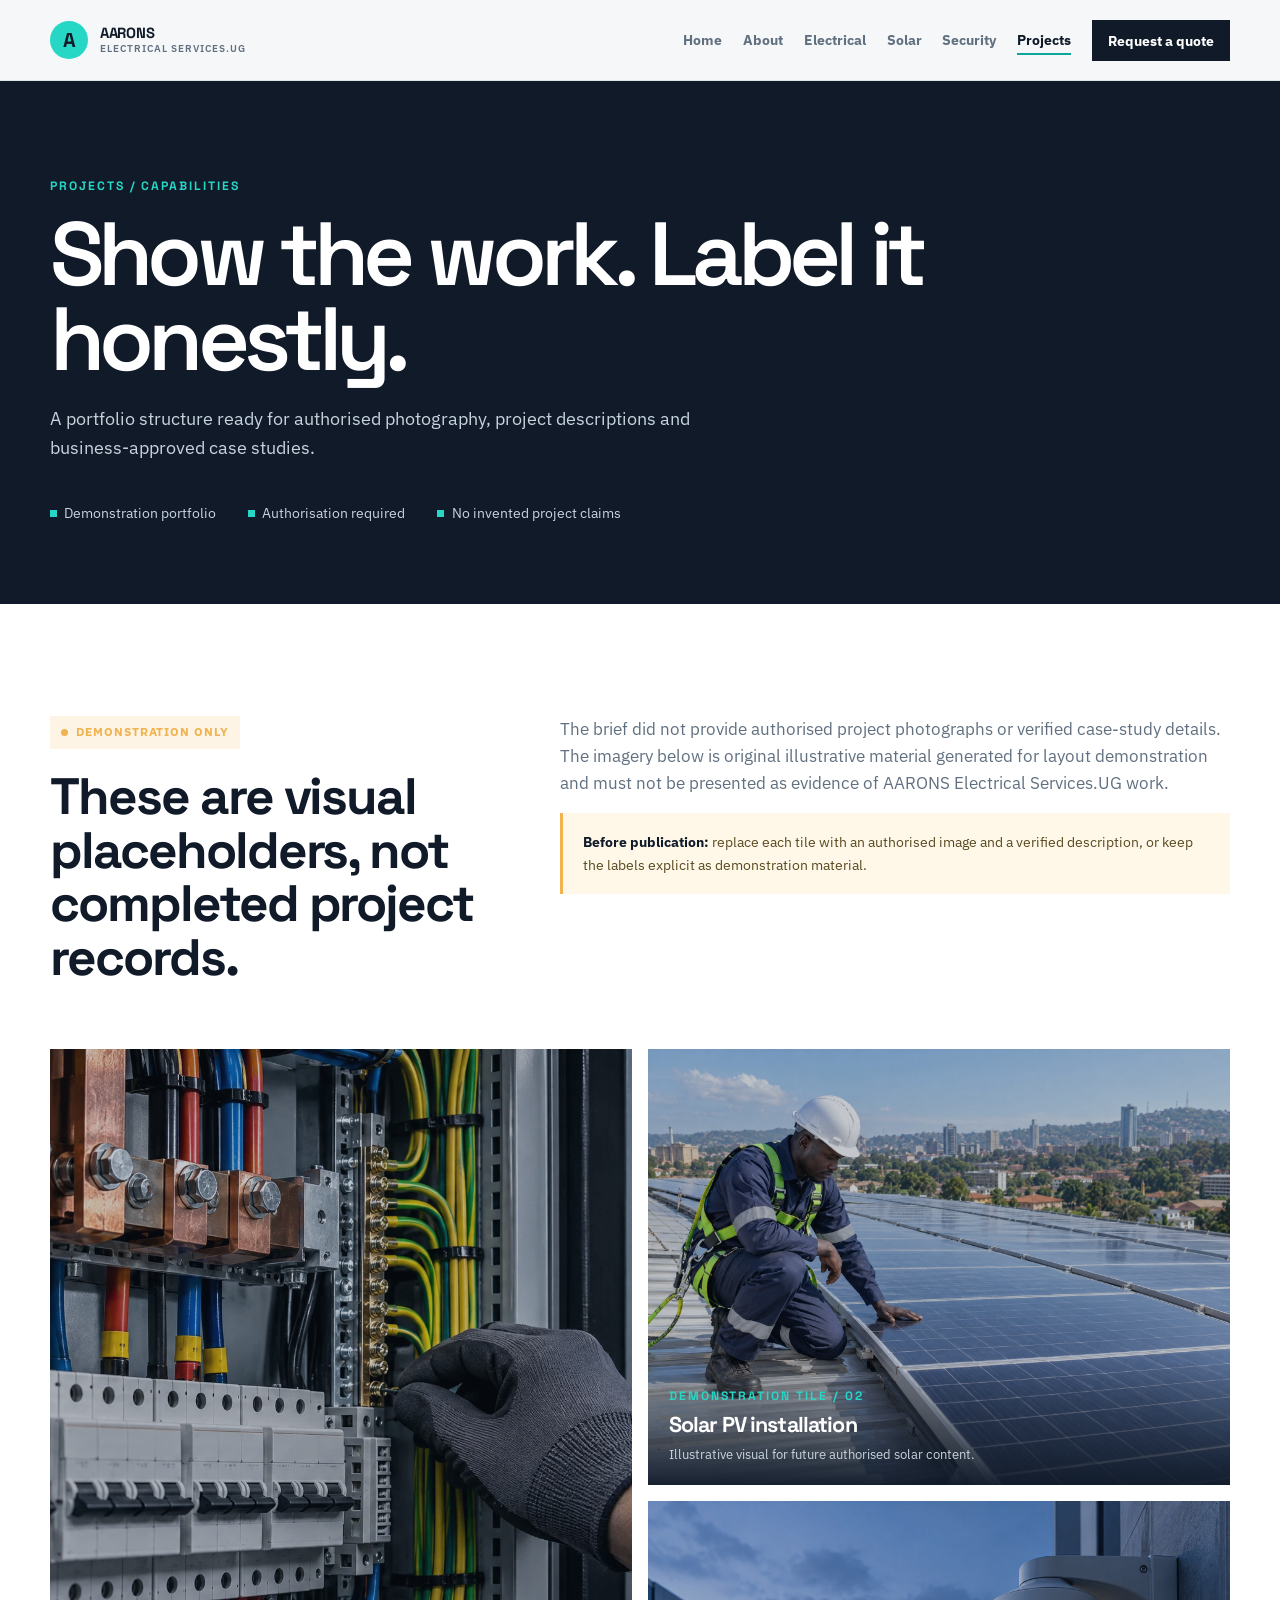
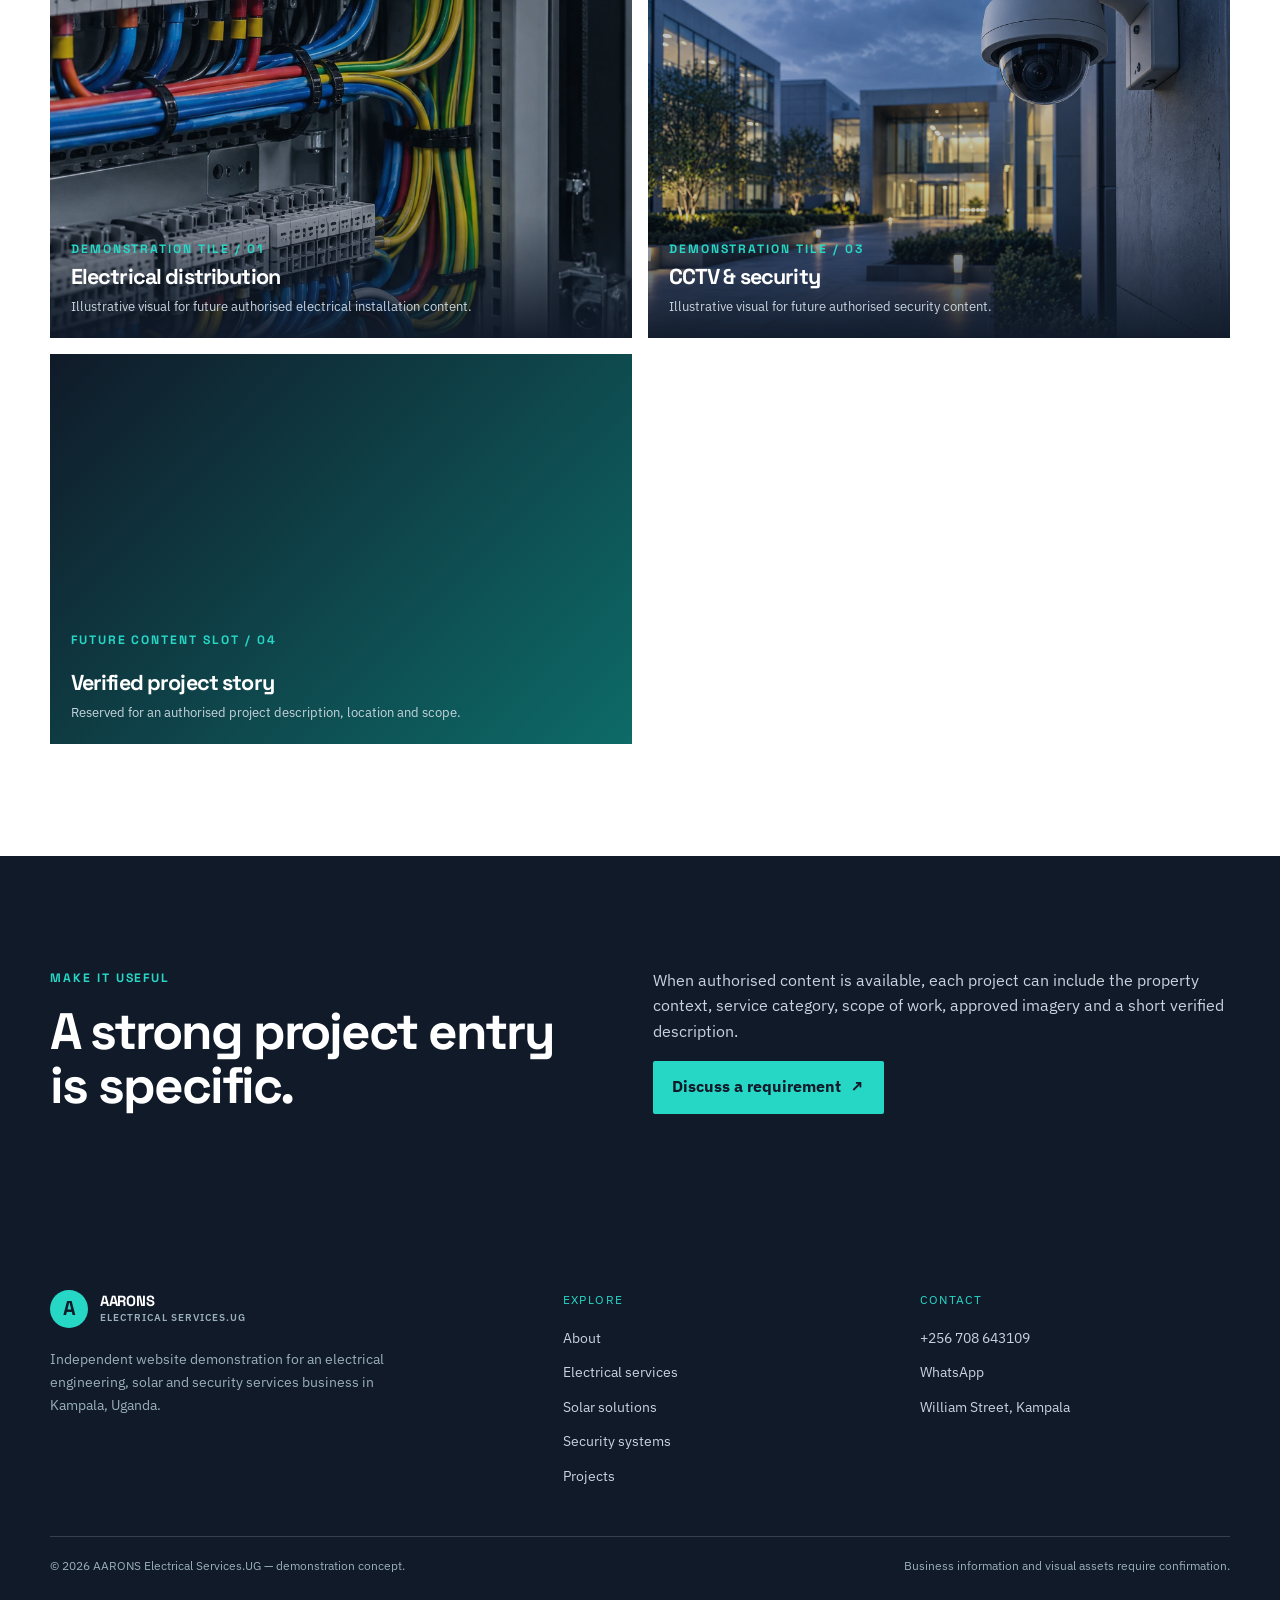
<file: projects.html>
<!doctype html>
<html lang="en"><head><meta charset="utf-8"><meta name="viewport" content="width=device-width, initial-scale=1"><title>Projects & Capabilities | AARONS Electrical Services</title><meta name="description" content="A visual portfolio format for AARONS Electrical Services.UG, using clearly labelled demonstration imagery until authorised project photography is available."><link rel="preconnect" href="https://fonts.googleapis.com"><link rel="preconnect" href="https://fonts.gstatic.com" crossorigin><link href="https://fonts.googleapis.com/css2?family=IBM+Plex+Sans:wght@400;500;600;700&family=Space+Grotesk:wght@500;600;700&display=swap" rel="stylesheet"><link rel="stylesheet" href="css/style.css"></head>
<body data-page="projects"><a class="skip-link" href="#main-content">Skip to content</a><header class="site-header"><div class="container nav-wrap"><a class="brand" href="index.html" aria-label="AARONS Electrical Services home"><span class="brand-mark">A</span><span>AARONS<small>Electrical Services.UG</small></span></a><button class="nav-toggle" type="button" aria-expanded="false" aria-controls="primary-nav" aria-label="Open navigation menu"><span></span>Menu</button><nav id="primary-nav" aria-label="Primary navigation"><ul class="nav-list"><li><a data-nav="home" href="index.html">Home</a></li><li><a data-nav="about" href="about.html">About</a></li><li><a data-nav="electrical" href="electrical-services.html">Electrical</a></li><li><a data-nav="solar" href="solar-solutions.html">Solar</a></li><li><a data-nav="security" href="security-systems.html">Security</a></li><li><a data-nav="projects" href="projects.html">Projects</a></li><li><a data-nav="contact" class="nav-cta" href="contact.html">Request a quote</a></li></ul></nav></div></header>
<main id="main-content"><section class="page-hero"><div class="container"><p class="eyebrow on-dark">Projects / capabilities</p><h1 class="display">Show the work. Label it honestly.</h1><p class="lead lead-on-dark">A portfolio structure ready for authorised photography, project descriptions and business-approved case studies.</p><div class="page-hero-meta"><span>Demonstration portfolio</span><span>Authorisation required</span><span>No invented project claims</span></div></div></section>
<section class="section section-light"><div class="container"><div class="projects-intro"><div><span class="demo-badge">Demonstration only</span><h2 style="margin-top:1.3rem">These are visual placeholders, not completed project records.</h2></div><div><p class="body-copy">The brief did not provide authorised project photographs or verified case-study details. The imagery below is original illustrative material generated for layout demonstration and must not be presented as evidence of AARONS Electrical Services.UG work.</p><div class="notice"><strong>Before publication:</strong> replace each tile with an authorised image and a verified description, or keep the labels explicit as demonstration material.</div></div></div><div class="projects-matrix"><article class="project-tile"><img src="assets/electrical-panel.webp" alt="Illustrative close-up of an industrial electrical distribution board" loading="lazy"><div class="project-overlay"><span class="eyebrow on-dark">Demonstration tile / 01</span><h3>Electrical distribution</h3><p>Illustrative visual for future authorised electrical installation content.</p></div></article><article class="project-tile"><img src="assets/solar-rooftop.webp" alt="Illustrative rooftop solar PV installation with technician" loading="lazy"><div class="project-overlay"><span class="eyebrow on-dark">Demonstration tile / 02</span><h3>Solar PV installation</h3><p>Illustrative visual for future authorised solar content.</p></div></article><article class="project-tile"><img src="assets/security-camera.webp" alt="Illustrative CCTV security camera on a commercial building" loading="lazy"><div class="project-overlay"><span class="eyebrow on-dark">Demonstration tile / 03</span><h3>CCTV & security</h3><p>Illustrative visual for future authorised security content.</p></div></article><article class="project-tile"><div class="project-overlay" style="inset:0;background:linear-gradient(135deg,#101a29,#0d6b68);display:flex;flex-direction:column;justify-content:flex-end"><span class="eyebrow on-dark">Future content slot / 04</span><h3>Verified project story</h3><p>Reserved for an authorised project description, location and scope.</p></div></article></div></div></section>
<section class="section section-dark"><div class="container split"><div><p class="eyebrow on-dark">Make it useful</p><h2>A strong project entry is specific.</h2></div><div><p class="lead-on-dark">When authorised content is available, each project can include the property context, service category, scope of work, approved imagery and a short verified description.</p><a class="btn btn-primary" href="contact.html">Discuss a requirement <span>↗</span></a></div></div></section></main>
<footer class="site-footer"><div class="container footer-grid"><div><a class="brand" href="index.html"><span class="brand-mark">A</span><span>AARONS<small>Electrical Services.UG</small></span></a><p style="margin-top:1.2rem;color:#9aaebb;max-width:360px;font-size:.9rem">Independent website demonstration for an electrical engineering, solar and security services business in Kampala, Uganda.</p></div><div><p class="footer-heading">Explore</p><ul class="footer-links"><li><a href="about.html">About</a></li><li><a href="electrical-services.html">Electrical services</a></li><li><a href="solar-solutions.html">Solar solutions</a></li><li><a href="security-systems.html">Security systems</a></li><li><a href="projects.html">Projects</a></li></ul></div><div><p class="footer-heading">Contact</p><ul class="footer-links"><li><a href="tel:+256708643109">+256 708 643109</a></li><li><a data-wa="a project requirement" href="https://wa.me/256708643109" target="_blank" rel="noopener">WhatsApp</a></li><li><a href="contact.html">William Street, Kampala</a></li></ul></div></div><div class="container footer-bottom"><p>© 2026 AARONS Electrical Services.UG — demonstration concept.</p><p>Business information and visual assets require confirmation.</p></div></footer><script src="js/script.js"></script></body></html>
</file>
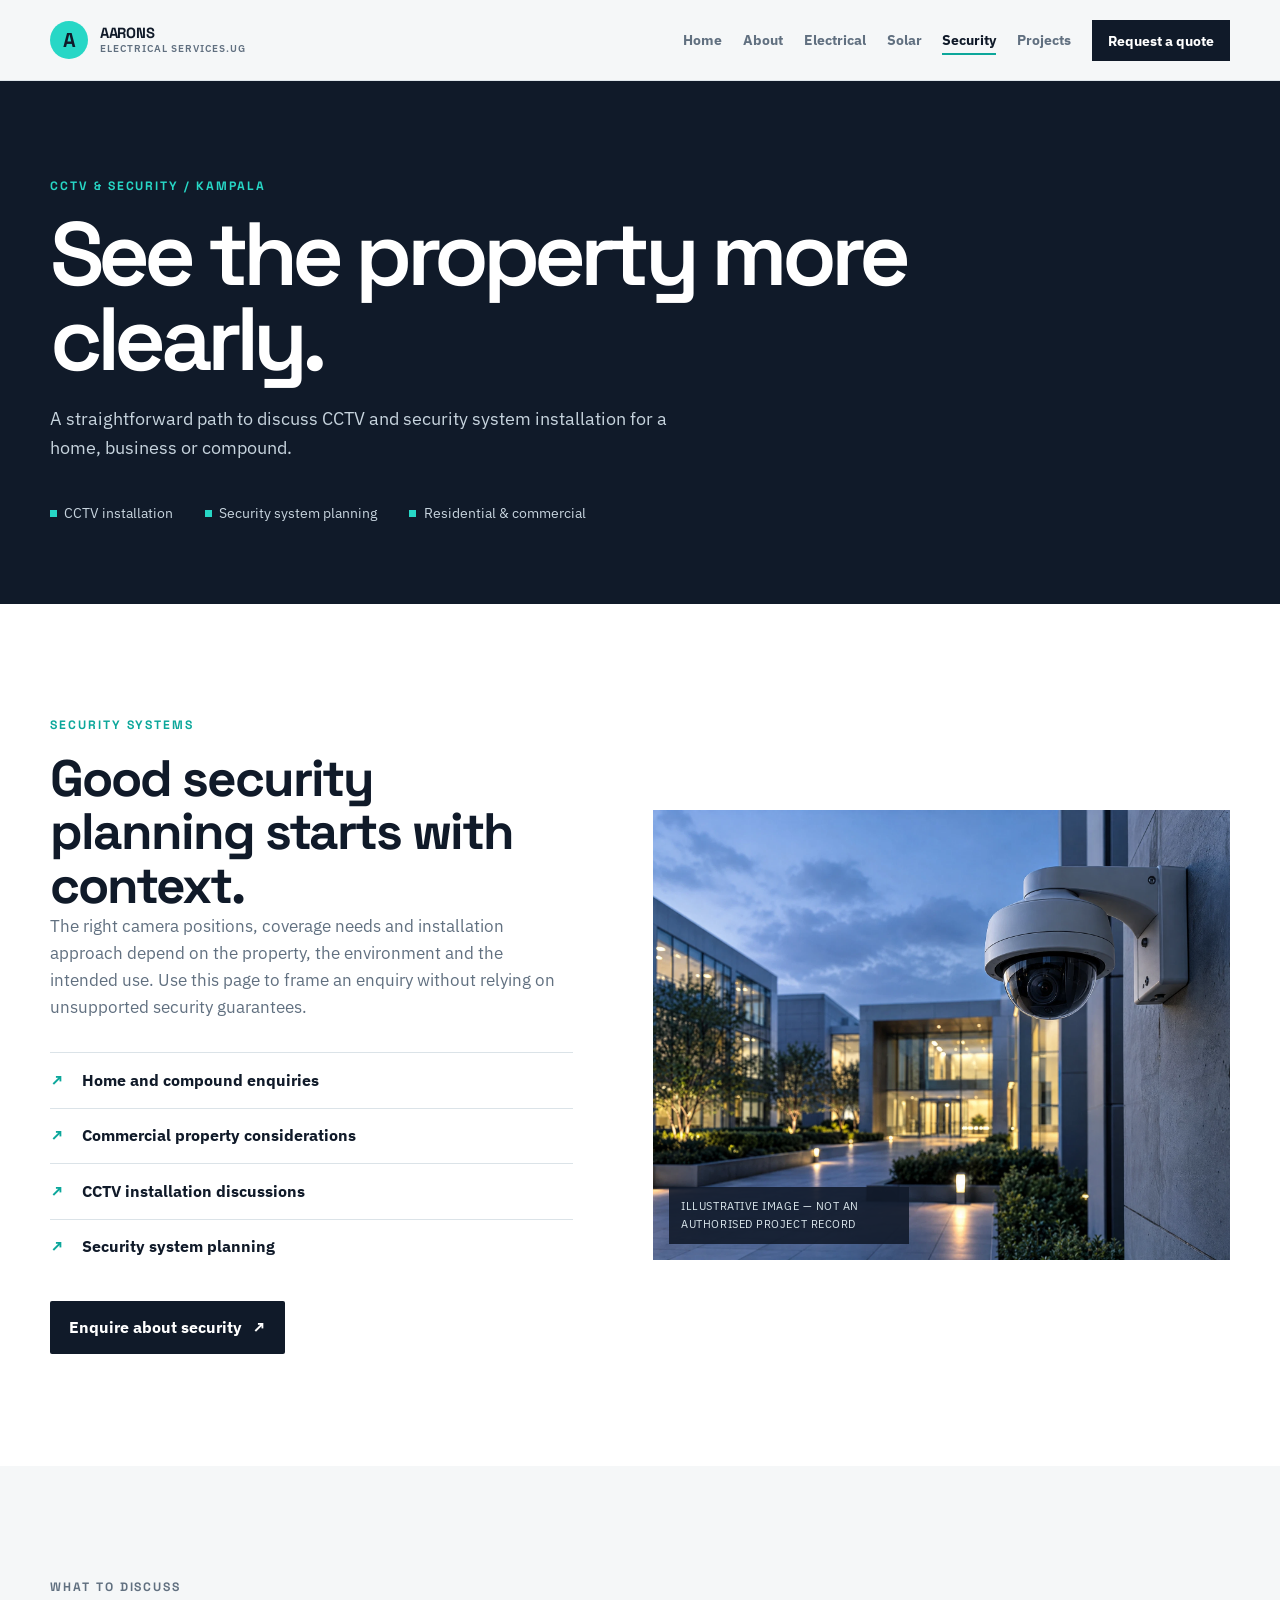
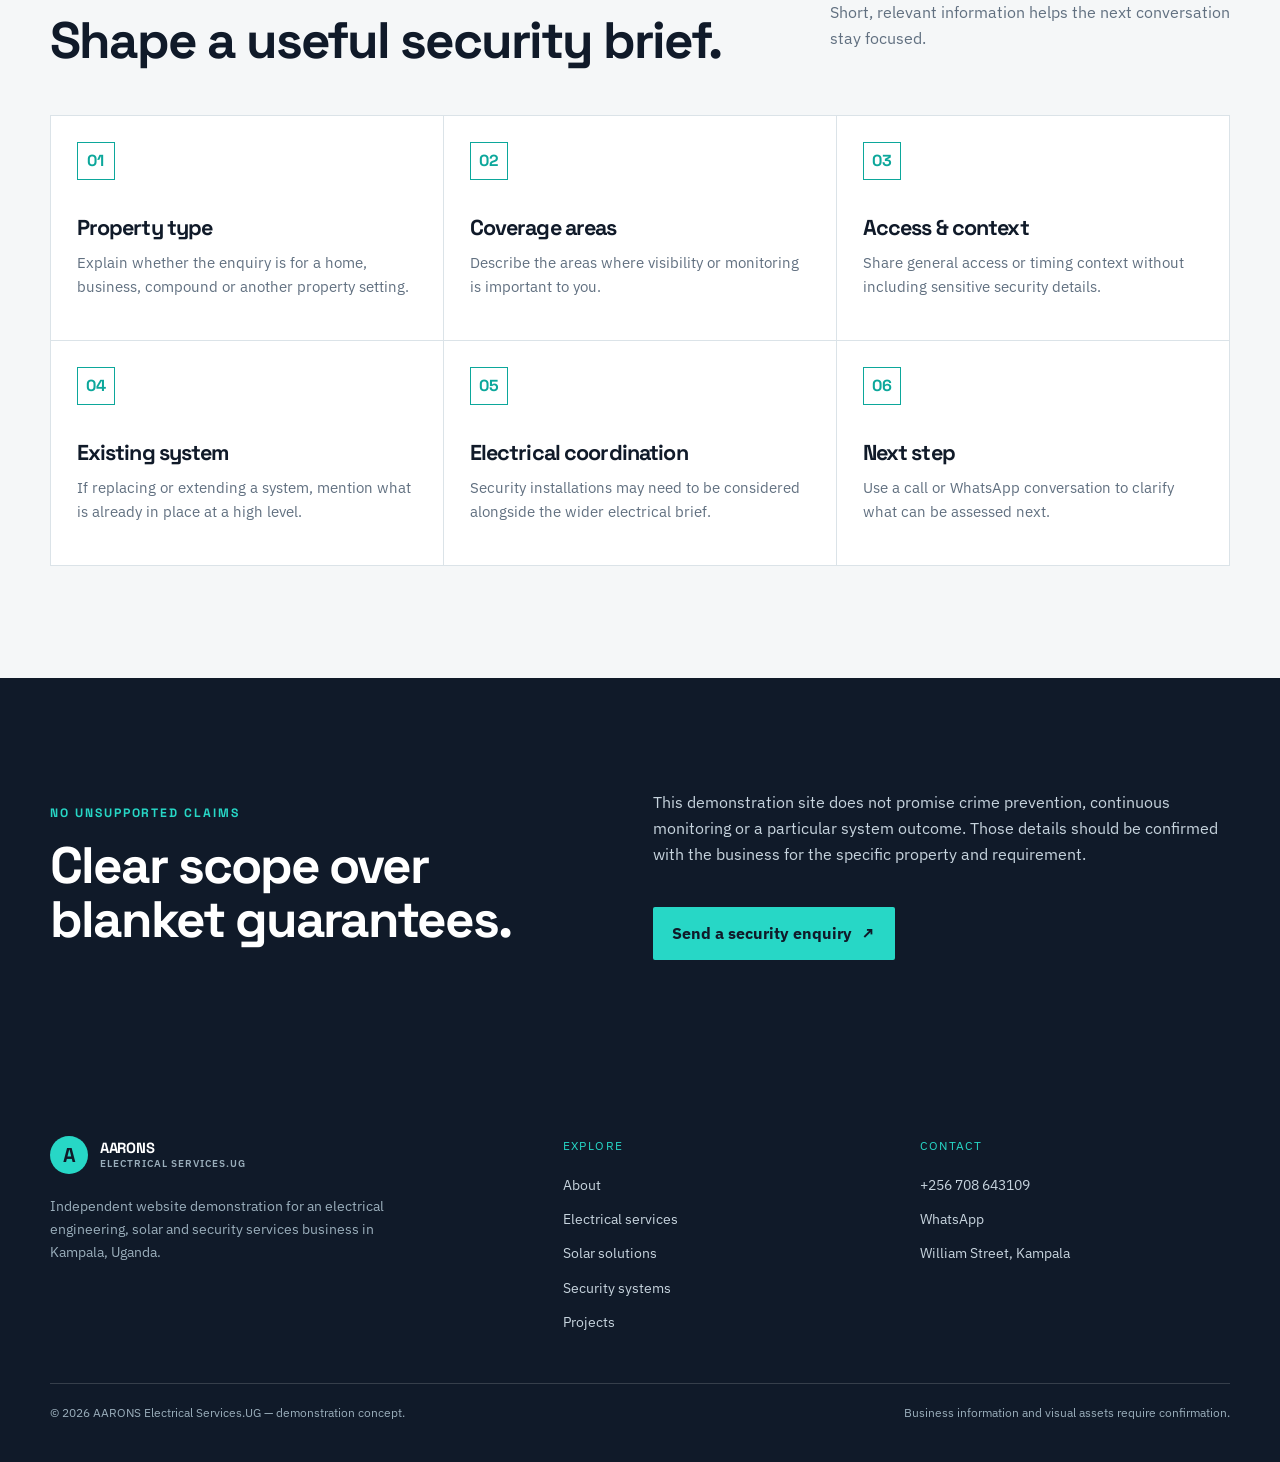
<file: security-systems.html>
<!doctype html>
<html lang="en"><head><meta charset="utf-8"><meta name="viewport" content="width=device-width, initial-scale=1"><title>CCTV & Security Systems in Kampala | AARONS</title><meta name="description" content="Explore CCTV and security system installation enquiries for homes, businesses and compounds in Kampala. Independent demonstration site."><link rel="preconnect" href="https://fonts.googleapis.com"><link rel="preconnect" href="https://fonts.gstatic.com" crossorigin><link href="https://fonts.googleapis.com/css2?family=IBM+Plex+Sans:wght@400;500;600;700&family=Space+Grotesk:wght@500;600;700&display=swap" rel="stylesheet"><link rel="stylesheet" href="css/style.css"></head>
<body data-page="security"><a class="skip-link" href="#main-content">Skip to content</a><header class="site-header"><div class="container nav-wrap"><a class="brand" href="index.html" aria-label="AARONS Electrical Services home"><span class="brand-mark">A</span><span>AARONS<small>Electrical Services.UG</small></span></a><button class="nav-toggle" type="button" aria-expanded="false" aria-controls="primary-nav" aria-label="Open navigation menu"><span></span>Menu</button><nav id="primary-nav" aria-label="Primary navigation"><ul class="nav-list"><li><a data-nav="home" href="index.html">Home</a></li><li><a data-nav="about" href="about.html">About</a></li><li><a data-nav="electrical" href="electrical-services.html">Electrical</a></li><li><a data-nav="solar" href="solar-solutions.html">Solar</a></li><li><a data-nav="security" href="security-systems.html">Security</a></li><li><a data-nav="projects" href="projects.html">Projects</a></li><li><a data-nav="contact" class="nav-cta" href="contact.html">Request a quote</a></li></ul></nav></div></header>
<main id="main-content"><section class="page-hero"><div class="container"><p class="eyebrow on-dark">CCTV & security / Kampala</p><h1 class="display">See the property more clearly.</h1><p class="lead lead-on-dark">A straightforward path to discuss CCTV and security system installation for a home, business or compound.</p><div class="page-hero-meta"><span>CCTV installation</span><span>Security system planning</span><span>Residential & commercial</span></div></div></section>
<section class="section section-light"><div class="container split"><div><p class="eyebrow">Security systems</p><h2>Good security planning starts with context.</h2><p class="body-copy">The right camera positions, coverage needs and installation approach depend on the property, the environment and the intended use. Use this page to frame an enquiry without relying on unsupported security guarantees.</p><ul class="check-list"><li>Home and compound enquiries</li><li>Commercial property considerations</li><li>CCTV installation discussions</li><li>Security system planning</li></ul><a class="btn btn-dark" href="contact.html?service=security" style="margin-top:1.7rem">Enquire about security <span>↗</span></a></div><div class="media-frame"><img src="assets/security-camera.webp" alt="Demonstration image of a CCTV dome camera on a building exterior" loading="lazy"><span class="media-tag">Illustrative image — not an authorised project record</span></div></div></section>
<section class="section"><div class="container"><div class="section-heading"><div><p class="eyebrow">What to discuss</p><h2>Shape a useful security brief.</h2></div><p>Short, relevant information helps the next conversation stay focused.</p></div><div class="capability-grid"><div class="capability-card"><span class="icon">01</span><h3>Property type</h3><p>Explain whether the enquiry is for a home, business, compound or another property setting.</p></div><div class="capability-card"><span class="icon">02</span><h3>Coverage areas</h3><p>Describe the areas where visibility or monitoring is important to you.</p></div><div class="capability-card"><span class="icon">03</span><h3>Access & context</h3><p>Share general access or timing context without including sensitive security details.</p></div><div class="capability-card"><span class="icon">04</span><h3>Existing system</h3><p>If replacing or extending a system, mention what is already in place at a high level.</p></div><div class="capability-card"><span class="icon">05</span><h3>Electrical coordination</h3><p>Security installations may need to be considered alongside the wider electrical brief.</p></div><div class="capability-card"><span class="icon">06</span><h3>Next step</h3><p>Use a call or WhatsApp conversation to clarify what can be assessed next.</p></div></div></div></section>
<section class="section section-dark"><div class="container split"><div><p class="eyebrow on-dark">No unsupported claims</p><h2>Clear scope over blanket guarantees.</h2></div><div><p class="lead-on-dark">This demonstration site does not promise crime prevention, continuous monitoring or a particular system outcome. Those details should be confirmed with the business for the specific property and requirement.</p><a class="btn btn-primary" href="contact.html?service=security" style="margin-top:1.5rem">Send a security enquiry <span>↗</span></a></div></div></section></main>
<footer class="site-footer"><div class="container footer-grid"><div><a class="brand" href="index.html"><span class="brand-mark">A</span><span>AARONS<small>Electrical Services.UG</small></span></a><p style="margin-top:1.2rem;color:#9aaebb;max-width:360px;font-size:.9rem">Independent website demonstration for an electrical engineering, solar and security services business in Kampala, Uganda.</p></div><div><p class="footer-heading">Explore</p><ul class="footer-links"><li><a href="about.html">About</a></li><li><a href="electrical-services.html">Electrical services</a></li><li><a href="solar-solutions.html">Solar solutions</a></li><li><a href="security-systems.html">Security systems</a></li><li><a href="projects.html">Projects</a></li></ul></div><div><p class="footer-heading">Contact</p><ul class="footer-links"><li><a href="tel:+256708643109">+256 708 643109</a></li><li><a data-wa="CCTV or security system installation" href="https://wa.me/256708643109" target="_blank" rel="noopener">WhatsApp</a></li><li><a href="contact.html">William Street, Kampala</a></li></ul></div></div><div class="container footer-bottom"><p>© 2026 AARONS Electrical Services.UG — demonstration concept.</p><p>Business information and visual assets require confirmation.</p></div></footer><script src="js/script.js"></script></body></html>
</file>
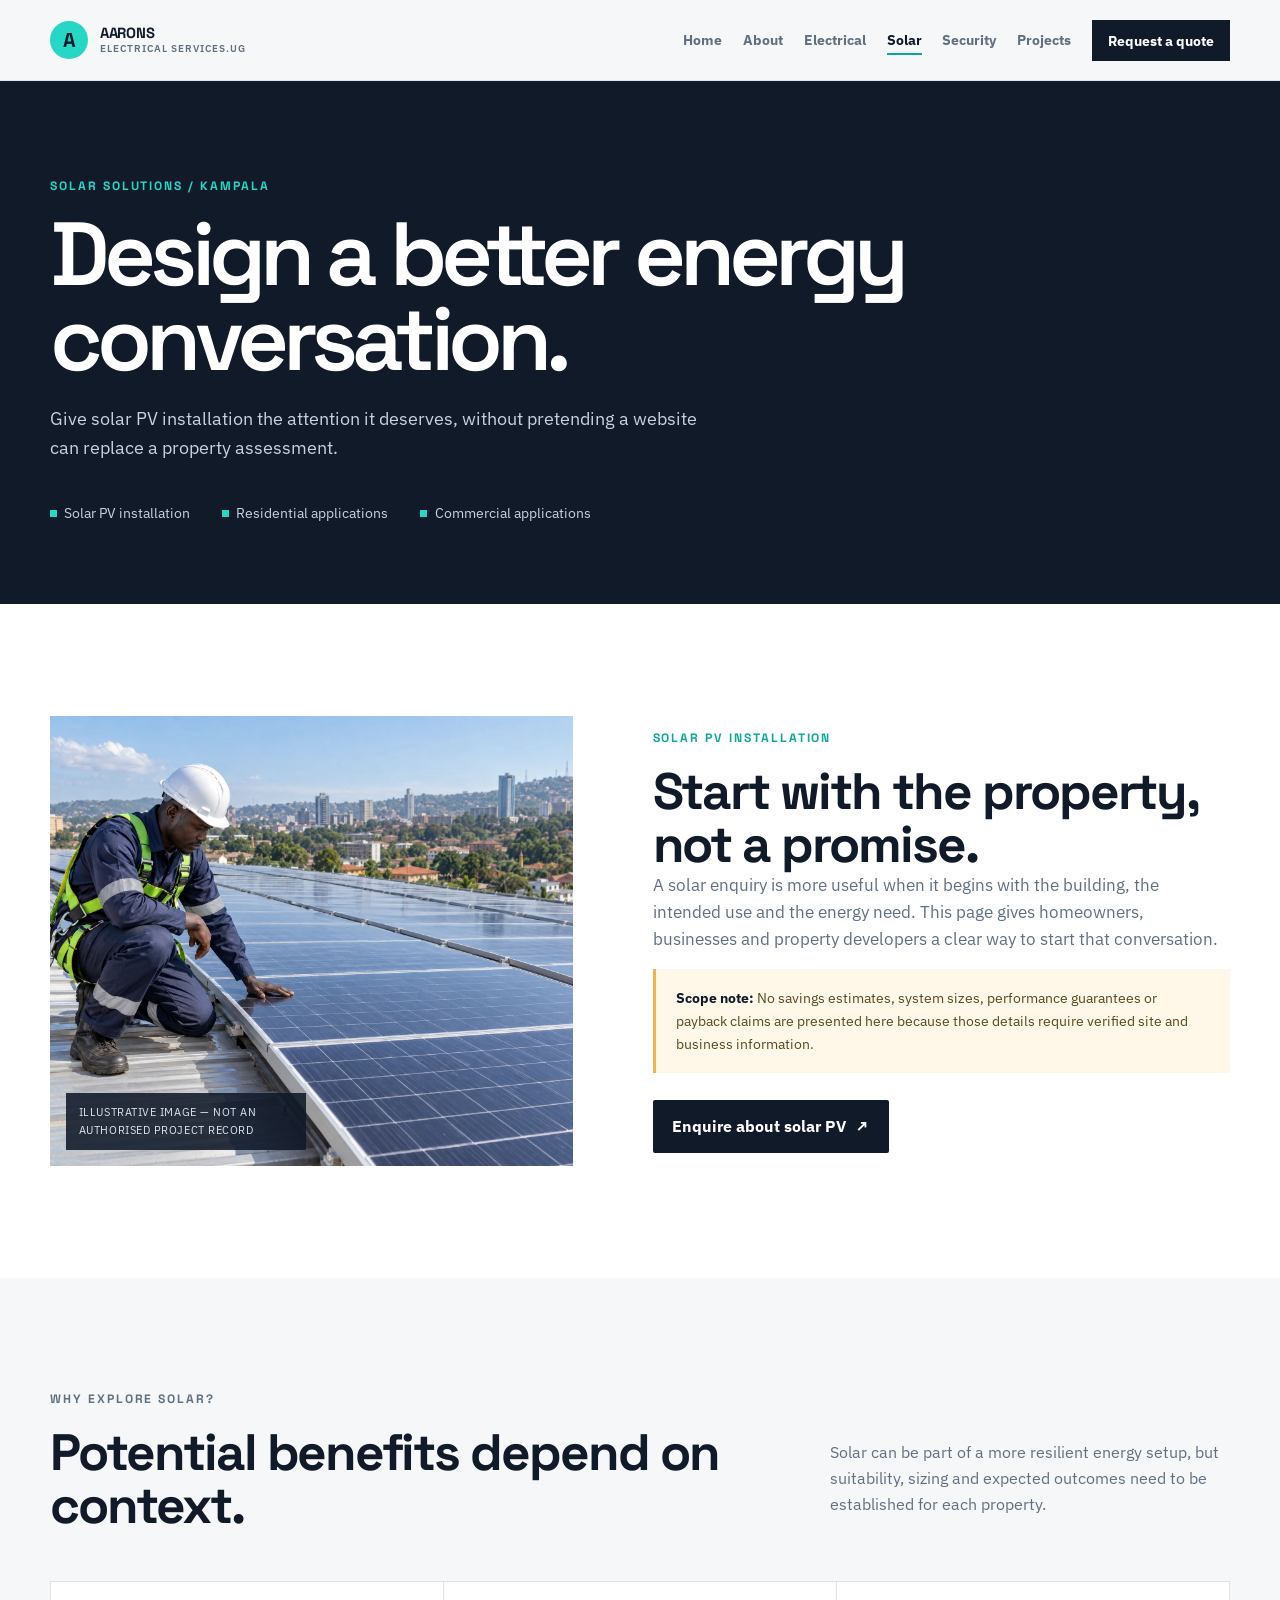
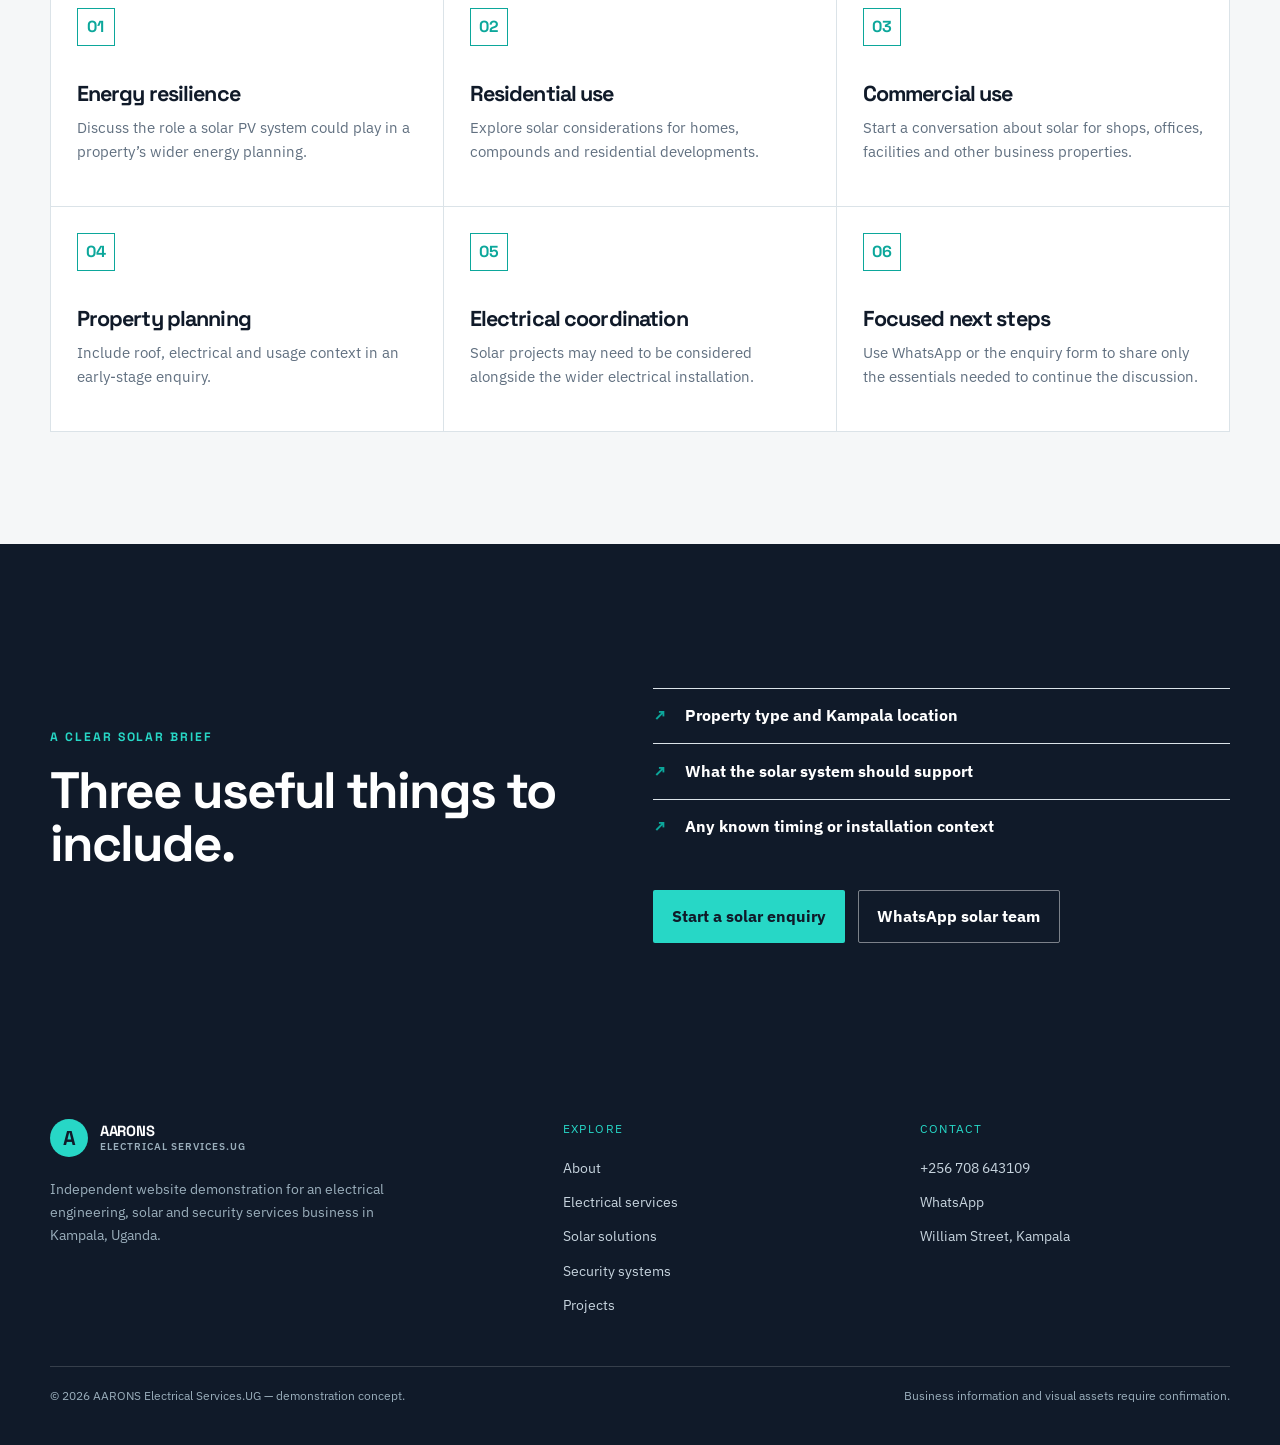
<file: solar-solutions.html>
<!doctype html>
<html lang="en"><head><meta charset="utf-8"><meta name="viewport" content="width=device-width, initial-scale=1"><title>Solar Solutions in Kampala | AARONS</title><meta name="description" content="Explore solar PV installation enquiries for residential and commercial properties in Kampala, Uganda. Independent demonstration site."><link rel="preconnect" href="https://fonts.googleapis.com"><link rel="preconnect" href="https://fonts.gstatic.com" crossorigin><link href="https://fonts.googleapis.com/css2?family=IBM+Plex+Sans:wght@400;500;600;700&family=Space+Grotesk:wght@500;600;700&display=swap" rel="stylesheet"><link rel="stylesheet" href="css/style.css"></head>
<body data-page="solar"><a class="skip-link" href="#main-content">Skip to content</a><header class="site-header"><div class="container nav-wrap"><a class="brand" href="index.html" aria-label="AARONS Electrical Services home"><span class="brand-mark">A</span><span>AARONS<small>Electrical Services.UG</small></span></a><button class="nav-toggle" type="button" aria-expanded="false" aria-controls="primary-nav" aria-label="Open navigation menu"><span></span>Menu</button><nav id="primary-nav" aria-label="Primary navigation"><ul class="nav-list"><li><a data-nav="home" href="index.html">Home</a></li><li><a data-nav="about" href="about.html">About</a></li><li><a data-nav="electrical" href="electrical-services.html">Electrical</a></li><li><a data-nav="solar" href="solar-solutions.html">Solar</a></li><li><a data-nav="security" href="security-systems.html">Security</a></li><li><a data-nav="projects" href="projects.html">Projects</a></li><li><a data-nav="contact" class="nav-cta" href="contact.html">Request a quote</a></li></ul></nav></div></header>
<main id="main-content"><section class="page-hero"><div class="container"><p class="eyebrow on-dark">Solar solutions / Kampala</p><h1 class="display">Design a better energy conversation.</h1><p class="lead lead-on-dark">Give solar PV installation the attention it deserves, without pretending a website can replace a property assessment.</p><div class="page-hero-meta"><span>Solar PV installation</span><span>Residential applications</span><span>Commercial applications</span></div></div></section>
<section class="section section-light"><div class="container split"><div class="media-frame"><img src="assets/solar-rooftop.webp" alt="Demonstration image of a technician reviewing a rooftop solar PV array" loading="lazy"><span class="media-tag">Illustrative image — not an authorised project record</span></div><div><p class="eyebrow">Solar PV installation</p><h2>Start with the property, not a promise.</h2><p class="body-copy">A solar enquiry is more useful when it begins with the building, the intended use and the energy need. This page gives homeowners, businesses and property developers a clear way to start that conversation.</p><div class="notice"><strong>Scope note:</strong> No savings estimates, system sizes, performance guarantees or payback claims are presented here because those details require verified site and business information.</div><a class="btn btn-dark" href="contact.html?service=solar" style="margin-top:1.7rem">Enquire about solar PV <span>↗</span></a></div></div></section>
<section class="section"><div class="container"><div class="section-heading"><div><p class="eyebrow">Why explore solar?</p><h2>Potential benefits depend on context.</h2></div><p>Solar can be part of a more resilient energy setup, but suitability, sizing and expected outcomes need to be established for each property.</p></div><div class="capability-grid"><div class="capability-card"><span class="icon">01</span><h3>Energy resilience</h3><p>Discuss the role a solar PV system could play in a property’s wider energy planning.</p></div><div class="capability-card"><span class="icon">02</span><h3>Residential use</h3><p>Explore solar considerations for homes, compounds and residential developments.</p></div><div class="capability-card"><span class="icon">03</span><h3>Commercial use</h3><p>Start a conversation about solar for shops, offices, facilities and other business properties.</p></div><div class="capability-card"><span class="icon">04</span><h3>Property planning</h3><p>Include roof, electrical and usage context in an early-stage enquiry.</p></div><div class="capability-card"><span class="icon">05</span><h3>Electrical coordination</h3><p>Solar projects may need to be considered alongside the wider electrical installation.</p></div><div class="capability-card"><span class="icon">06</span><h3>Focused next steps</h3><p>Use WhatsApp or the enquiry form to share only the essentials needed to continue the discussion.</p></div></div></div></section>
<section class="section section-dark"><div class="container split"><div><p class="eyebrow on-dark">A clear solar brief</p><h2>Three useful things to include.</h2></div><div><ul class="check-list" style="color:#fff"><li>Property type and Kampala location</li><li>What the solar system should support</li><li>Any known timing or installation context</li></ul><div class="hero-actions"><a class="btn btn-primary" href="contact.html?service=solar">Start a solar enquiry</a><a class="btn btn-secondary" data-wa="solar PV installation" href="https://wa.me/256708643109" target="_blank" rel="noopener">WhatsApp solar team</a></div></div></div></section></main>
<footer class="site-footer"><div class="container footer-grid"><div><a class="brand" href="index.html"><span class="brand-mark">A</span><span>AARONS<small>Electrical Services.UG</small></span></a><p style="margin-top:1.2rem;color:#9aaebb;max-width:360px;font-size:.9rem">Independent website demonstration for an electrical engineering, solar and security services business in Kampala, Uganda.</p></div><div><p class="footer-heading">Explore</p><ul class="footer-links"><li><a href="about.html">About</a></li><li><a href="electrical-services.html">Electrical services</a></li><li><a href="solar-solutions.html">Solar solutions</a></li><li><a href="security-systems.html">Security systems</a></li><li><a href="projects.html">Projects</a></li></ul></div><div><p class="footer-heading">Contact</p><ul class="footer-links"><li><a href="tel:+256708643109">+256 708 643109</a></li><li><a data-wa="solar PV installation" href="https://wa.me/256708643109" target="_blank" rel="noopener">WhatsApp</a></li><li><a href="contact.html">William Street, Kampala</a></li></ul></div></div><div class="container footer-bottom"><p>© 2026 AARONS Electrical Services.UG — demonstration concept.</p><p>Business information and visual assets require confirmation.</p></div></footer><script src="js/script.js"></script></body></html>
</file>
<file: css/style.css>
:root {
  --ink: #101a29;
  --ink-2: #17263a;
  --ink-3: #24344a;
  --paper: #f5f7f8;
  --white: #ffffff;
  --line: #dbe3e8;
  --muted: #617080;
  --accent: #27d7c6;
  --accent-2: #0ca79b;
  --signal: #f0b34f;
  --shadow: 0 22px 60px rgba(16, 26, 41, .12);
  --max: 1180px;
  --radius: 2px;
  --ease: cubic-bezier(.2,.8,.2,1);
}

* { box-sizing: border-box; }
html { scroll-behavior: smooth; }
body { margin: 0; color: var(--ink); background: var(--paper); font-family: "IBM Plex Sans", "Segoe UI", Arial, sans-serif; line-height: 1.6; }
body, button, input, select, textarea { font-size: 16px; }
img { max-width: 100%; display: block; }
a { color: inherit; text-decoration: none; }
a:hover { color: var(--accent-2); }
button, a { -webkit-tap-highlight-color: transparent; }
button { border: 0; font: inherit; cursor: pointer; }
:focus-visible { outline: 3px solid var(--signal); outline-offset: 4px; }

.skip-link { position: fixed; left: 1rem; top: -100px; z-index: 99; background: var(--accent); color: var(--ink); padding: .7rem 1rem; font-weight: 700; }
.skip-link:focus { top: 1rem; }
.container { width: min(var(--max), calc(100% - 3rem)); margin: 0 auto; }
.narrow { width: min(760px, 100%); }
.eyebrow { margin: 0 0 1rem; color: var(--accent-2); font-family: "Space Grotesk", "Arial Narrow", sans-serif; font-size: .76rem; font-weight: 800; letter-spacing: .16em; text-transform: uppercase; }
.on-dark { color: var(--accent); }
.display { max-width: 900px; margin: 0; font-family: "Space Grotesk", "Arial Narrow", sans-serif; font-size: clamp(3rem, 7vw, 6.8rem); font-weight: 600; letter-spacing: -.065em; line-height: .94; }
h1, h2, h3, h4 { font-family: "Space Grotesk", "Arial Narrow", sans-serif; letter-spacing: -.04em; line-height: 1.05; }
h2 { margin: 0; font-size: clamp(2.1rem, 4vw, 4.3rem); }
h3 { margin: 0; font-size: 1.35rem; }
p { margin: 0 0 1rem; }
.lead { max-width: 670px; color: var(--muted); font-size: 1.12rem; }
.lead-on-dark { color: #c7d4de; }
.section { padding: 7rem 0; }
.section-tight { padding: 4.5rem 0; }
.section-dark { background: var(--ink); color: var(--white); }
.section-light { background: var(--white); }
.rule { border-top: 1px solid var(--line); }

.site-header { position: sticky; top: 0; z-index: 50; border-bottom: 1px solid rgba(219,227,232,.85); background: rgba(245,247,248,.94); backdrop-filter: blur(16px); }
.nav-wrap { display: flex; align-items: center; justify-content: space-between; min-height: 80px; gap: 2rem; }
.brand { display: inline-flex; align-items: center; gap: .75rem; color: var(--ink); font-family: "Space Grotesk", sans-serif; font-size: .92rem; font-weight: 700; letter-spacing: -.02em; line-height: 1.05; }
.brand-mark { width: 38px; height: 38px; display: grid; place-items: center; color: var(--ink); background: var(--accent); border-radius: 50%; font-family: "Space Grotesk", sans-serif; font-size: 1.25rem; font-weight: 800; }
.brand small { display: block; margin-top: .18rem; color: var(--muted); font-family: "IBM Plex Sans", sans-serif; font-size: .62rem; font-weight: 600; letter-spacing: .1em; text-transform: uppercase; }
.nav-toggle { display: none; align-items: center; gap: .45rem; padding: .65rem .8rem; background: transparent; color: var(--ink); font-weight: 700; }
.nav-toggle span { width: 18px; height: 2px; display: block; background: currentColor; box-shadow: 0 -6px currentColor, 0 6px currentColor; }
.nav-list { display: flex; align-items: center; gap: 1.3rem; margin: 0; padding: 0; list-style: none; }
.nav-list a { position: relative; padding: .5rem 0; color: var(--muted); font-size: .88rem; font-weight: 700; }
.nav-list a::after { content: ""; position: absolute; left: 0; bottom: .15rem; width: 100%; height: 2px; transform: scaleX(0); transform-origin: right; background: var(--accent-2); transition: transform .25s var(--ease); }
.nav-list a:hover, .nav-list a[aria-current="page"] { color: var(--ink); }
.nav-list a:hover::after, .nav-list a[aria-current="page"]::after { transform: scaleX(1); transform-origin: left; }
.nav-cta { padding: .72rem 1rem !important; background: var(--ink); color: var(--white) !important; }
.nav-cta::after { display: none; }
.nav-cta:hover { background: var(--accent-2); color: var(--white) !important; }

.hero { position: relative; min-height: 690px; display: grid; align-items: end; overflow: hidden; color: var(--white); background: var(--ink); }
.hero-media { position: absolute; inset: 0; background: linear-gradient(90deg, rgba(16,26,41,.94) 0%, rgba(16,26,41,.75) 37%, rgba(16,26,41,.12) 100%), url('../assets/hero-solar.webp') center/cover; }
.hero-grid { position: relative; z-index: 1; min-height: 690px; display: grid; grid-template-columns: 1.4fr .6fr; gap: 4rem; align-items: end; padding: 7rem 0 5rem; }
.hero-copy { padding-bottom: 1rem; }
.hero-copy .lead { margin-top: 2rem; color: #d4dee5; }
.hero-actions { display: flex; flex-wrap: wrap; gap: .8rem; margin-top: 2.25rem; }
.btn { display: inline-flex; align-items: center; justify-content: center; gap: .6rem; min-height: 48px; padding: .8rem 1.15rem; border: 1px solid transparent; border-radius: var(--radius); font-weight: 800; transition: transform .2s var(--ease), background .2s var(--ease), color .2s var(--ease), border-color .2s var(--ease); }
.btn:hover { transform: translateY(-2px); }
.btn-primary { background: var(--accent); color: var(--ink); }
.btn-primary:hover { background: var(--white); color: var(--ink); }
.btn-secondary { border-color: rgba(255,255,255,.45); color: var(--white); }
.btn-secondary:hover { border-color: var(--accent); color: var(--accent); }
.btn-dark { background: var(--ink); color: var(--white); }
.btn-dark:hover { background: var(--accent-2); color: var(--white); }
.btn-light { background: var(--white); color: var(--ink); }
.btn-light:hover { background: var(--accent); color: var(--ink); }
.hero-side { align-self: stretch; display: flex; align-items: flex-end; justify-content: flex-end; }
.hero-index { width: 230px; padding: 1rem 0 0; border-top: 1px solid rgba(255,255,255,.45); color: #d4dee5; font-size: .82rem; }
.hero-index strong { display: block; margin-bottom: .35rem; color: var(--white); font-family: "Space Grotesk", sans-serif; font-size: 2.9rem; letter-spacing: -.08em; }
.hero-index small { color: #a7b9c4; }

.trust-bar { background: var(--ink-2); color: var(--white); }
.trust-grid { display: grid; grid-template-columns: 1.5fr repeat(3, 1fr); gap: 1.5rem; align-items: center; padding: 1.4rem 0; }
.trust-item { padding-left: 1.5rem; border-left: 1px solid rgba(255,255,255,.18); }
.trust-item:first-child { padding-left: 0; border-left: 0; }
.trust-label { color: #91a3af; font-size: .72rem; letter-spacing: .13em; text-transform: uppercase; }
.trust-value { display: block; margin-top: .15rem; font-family: "Space Grotesk", sans-serif; font-size: 1.2rem; font-weight: 700; }

.section-heading { display: flex; align-items: flex-end; justify-content: space-between; gap: 2rem; margin-bottom: 3rem; }
.section-heading p { max-width: 400px; color: var(--muted); }
.service-grid { display: grid; grid-template-columns: repeat(4, 1fr); gap: 1px; background: var(--line); border: 1px solid var(--line); }
.service-card { min-height: 305px; display: flex; flex-direction: column; justify-content: space-between; padding: 1.5rem; background: var(--white); transition: background .25s var(--ease), color .25s var(--ease); }
.service-card:hover { background: var(--ink); color: var(--white); }
.service-card:hover .service-card-copy, .service-card:hover .service-link { color: #c7d4de; }
.service-number { color: var(--accent-2); font-family: "Space Grotesk", sans-serif; font-size: .8rem; font-weight: 800; }
.service-card h3 { margin-top: 2.5rem; }
.service-card-copy { margin-top: .8rem; color: var(--muted); font-size: .95rem; }
.service-link { display: inline-flex; align-items: center; gap: .5rem; color: var(--ink); font-size: .85rem; font-weight: 800; }
.service-link::after { content: "↗"; color: var(--accent-2); font-size: 1rem; }

.split { display: grid; grid-template-columns: minmax(0, .95fr) minmax(0, 1.05fr); gap: 5rem; align-items: center; }
.media-frame { position: relative; min-height: 450px; overflow: hidden; background: var(--ink-2); }
.media-frame img { width: 100%; height: 100%; min-height: 450px; object-fit: cover; }
.media-tag { position: absolute; left: 1rem; bottom: 1rem; max-width: 240px; padding: .7rem .8rem; background: rgba(16,26,41,.88); color: #dbe7ed; font-size: .68rem; letter-spacing: .05em; text-transform: uppercase; }
.body-copy { color: var(--muted); font-size: 1.05rem; }
.check-list { margin: 2rem 0 0; padding: 0; list-style: none; }
.check-list li { position: relative; padding: .9rem 0 .9rem 2rem; border-top: 1px solid var(--line); font-weight: 700; }
.check-list li::before { content: "↗"; position: absolute; left: 0; color: var(--accent-2); font-weight: 900; }

.project-grid { display: grid; grid-template-columns: 1.25fr .75fr; grid-template-rows: repeat(2, 250px); gap: 1rem; }
.project-tile { position: relative; overflow: hidden; background: var(--ink-2); color: var(--white); }
.project-tile:first-child { grid-row: span 2; }
.project-tile img { width: 100%; height: 100%; object-fit: cover; opacity: .75; transition: transform .5s var(--ease), opacity .5s var(--ease); }
.project-tile:hover img { transform: scale(1.04); opacity: .9; }
.project-overlay { position: absolute; inset: auto 0 0; padding: 1.3rem; background: linear-gradient(transparent, rgba(16,26,41,.95)); }
.project-overlay h3 { margin-top: .35rem; }
.project-overlay p { margin: .45rem 0 0; color: #c7d4de; font-size: .82rem; }
.project-note { margin-top: 1rem; color: var(--muted); font-size: .78rem; }

.cta-band { padding: 4.5rem 0; background: var(--accent); color: var(--ink); }
.cta-band .split { align-items: end; }
.cta-band h2 { max-width: 720px; }
.cta-band p { max-width: 470px; color: #24464b; }

.page-hero { padding: 6rem 0 5rem; background: var(--ink); color: var(--white); }
.page-hero .lead { margin-top: 1.5rem; }
.page-hero-meta { display: flex; flex-wrap: wrap; gap: .75rem 2rem; margin-top: 2.5rem; color: #c7d4de; font-size: .86rem; }
.page-hero-meta span { display: inline-flex; align-items: center; gap: .45rem; }
.page-hero-meta span::before { content: ""; width: 7px; height: 7px; background: var(--accent); }

.capability-grid { display: grid; grid-template-columns: repeat(3, 1fr); gap: 1px; background: var(--line); border: 1px solid var(--line); }
.capability-card { padding: 1.6rem; background: var(--white); }
.capability-card .icon { width: 38px; height: 38px; display: grid; place-items: center; margin-bottom: 2.3rem; border: 1px solid var(--accent-2); color: var(--accent-2); font-family: "Space Grotesk", sans-serif; font-weight: 800; }
.capability-card p { margin-top: .7rem; color: var(--muted); font-size: .94rem; }

.process-grid { display: grid; grid-template-columns: repeat(3, 1fr); gap: 2rem; counter-reset: process; }
.process-step { position: relative; padding-top: 3rem; border-top: 1px solid rgba(255,255,255,.3); }
.process-step::before { counter-increment: process; content: "0" counter(process); position: absolute; top: 1rem; left: 0; color: var(--accent); font-family: "Space Grotesk", sans-serif; font-size: .8rem; font-weight: 800; }
.process-step p { margin-top: .7rem; color: #b2c1cb; font-size: .94rem; }

.service-layout { display: grid; grid-template-columns: 270px 1fr; gap: 5rem; align-items: start; }
.sticky-index { position: sticky; top: 120px; }
.index-list { margin: 1.5rem 0 0; padding: 0; list-style: none; border-left: 1px solid var(--line); }
.index-list a { display: block; padding: .65rem 0 .65rem 1rem; color: var(--muted); font-size: .85rem; }
.index-list a:hover { color: var(--accent-2); border-left: 2px solid var(--accent-2); margin-left: -1px; }
.service-detail + .service-detail { margin-top: 5rem; padding-top: 5rem; border-top: 1px solid var(--line); }
.service-detail h2 { margin-bottom: 1rem; font-size: clamp(1.9rem, 3vw, 3.2rem); }
.service-detail p { max-width: 750px; color: var(--muted); }
.detail-points { display: grid; grid-template-columns: repeat(2, minmax(0,1fr)); gap: 1rem 2rem; margin: 2rem 0; padding: 0; list-style: none; }
.detail-points li { padding: .7rem 0; border-top: 1px solid var(--line); font-weight: 700; }
.detail-points li::before { content: "+"; margin-right: .6rem; color: var(--accent-2); }

.notice { padding: 1.1rem 1.25rem; border-left: 3px solid var(--signal); background: #fff8e9; color: #58491f; font-size: .9rem; }
.notice strong { color: var(--ink); }
.demo-badge { display: inline-flex; align-items: center; gap: .5rem; padding: .45rem .7rem; background: rgba(240,179,79,.14); color: var(--signal); font-size: .72rem; font-weight: 800; letter-spacing: .08em; text-transform: uppercase; }
.demo-badge::before { content: ""; width: 7px; height: 7px; border-radius: 50%; background: currentColor; }

.projects-matrix { display: grid; grid-template-columns: repeat(2, 1fr); gap: 1rem; }
.projects-matrix .project-tile { min-height: 390px; }
.projects-intro { display: grid; grid-template-columns: .8fr 1.2fr; gap: 4rem; align-items: start; margin-bottom: 4rem; }

.contact-grid { display: grid; grid-template-columns: .82fr 1.18fr; gap: 5rem; align-items: start; }
.contact-list { margin: 2rem 0 0; padding: 0; list-style: none; }
.contact-list li { padding: 1.1rem 0; border-top: 1px solid var(--line); }
.contact-list span { display: block; margin-bottom: .25rem; color: var(--muted); font-size: .75rem; letter-spacing: .12em; text-transform: uppercase; }
.contact-list a { font-family: "Space Grotesk", sans-serif; font-size: 1.15rem; font-weight: 700; }
.form-shell { padding: 2rem; background: var(--white); box-shadow: var(--shadow); }
.form-grid { display: grid; grid-template-columns: repeat(2, 1fr); gap: 1rem; }
.field { display: flex; flex-direction: column; gap: .4rem; }
.field.full { grid-column: 1 / -1; }
.field label { color: var(--ink-2); font-size: .8rem; font-weight: 800; }
.field small { color: var(--muted); font-size: .75rem; }
input, select, textarea { width: 100%; padding: .85rem .9rem; border: 1px solid #c8d3da; border-radius: 0; background: #fbfcfc; color: var(--ink); font: inherit; }
input:focus, select:focus, textarea:focus { border-color: var(--accent-2); outline: 3px solid rgba(12,167,155,.18); }
textarea { min-height: 140px; resize: vertical; }
.form-actions { display: flex; flex-wrap: wrap; align-items: center; gap: 1rem; margin-top: 1.3rem; }
.form-feedback { display: none; margin-top: 1rem; padding: .9rem 1rem; background: #e7fbf7; color: #0a625b; font-size: .9rem; }
.form-feedback.is-visible { display: block; }
.map-frame { min-height: 370px; margin-top: 3rem; border: 0; width: 100%; filter: grayscale(1) contrast(1.05); }
.map-caption { margin-top: .5rem; color: var(--muted); font-size: .78rem; }

.site-footer { padding: 4rem 0 1.5rem; background: var(--ink); color: var(--white); }
.footer-grid { display: grid; grid-template-columns: 1.2fr .8fr .8fr; gap: 3rem; padding-bottom: 3rem; }
.site-footer .brand { color: var(--white); }
.site-footer .brand small { color: #9aaebb; }
.footer-heading { margin: 0 0 1rem; color: var(--accent); font-size: .75rem; letter-spacing: .12em; text-transform: uppercase; }
.footer-links { margin: 0; padding: 0; list-style: none; }
.footer-links li + li { margin-top: .55rem; }
.footer-links a { color: #c7d4de; font-size: .88rem; }
.footer-links a:hover { color: var(--accent); }
.footer-bottom { display: flex; justify-content: space-between; gap: 1rem; padding-top: 1.2rem; border-top: 1px solid rgba(255,255,255,.16); color: #9aaebb; font-size: .75rem; }

.reveal { animation: rise .7s var(--ease) both; }
@keyframes rise { from { opacity: 0; transform: translateY(18px); } to { opacity: 1; transform: translateY(0); } }

@media (max-width: 980px) {
  .nav-list { gap: .9rem; }
  .nav-list a { font-size: .8rem; }
  .hero-grid { grid-template-columns: 1fr; min-height: 640px; }
  .hero-side { display: none; }
  .service-grid { grid-template-columns: repeat(2, 1fr); }
  .split, .contact-grid { gap: 3rem; }
  .service-layout { gap: 3rem; }
}
@media (max-width: 760px) {
  .container { width: min(var(--max), calc(100% - 2rem)); }
  .site-header { position: sticky; }
  .nav-wrap { min-height: 70px; }
  .nav-toggle { display: inline-flex; }
  .nav-list { position: absolute; inset: 70px 0 auto; display: none; flex-direction: column; align-items: stretch; gap: 0; padding: .6rem 1rem 1rem; border-bottom: 1px solid var(--line); background: var(--paper); box-shadow: 0 20px 30px rgba(16,26,41,.08); }
  .nav-list.is-open { display: flex; }
  .nav-list a { display: block; padding: .8rem .4rem; }
  .nav-cta { text-align: center; margin-top: .4rem; }
  .section { padding: 5rem 0; }
  .hero { min-height: 650px; }
  .hero-grid { min-height: 650px; padding: 6rem 0 3rem; }
  .display { font-size: clamp(3.1rem, 15vw, 5.5rem); }
  .trust-grid { grid-template-columns: repeat(2, 1fr); gap: 1rem; }
  .trust-item { padding-left: 1rem; }
  .trust-item:first-child { grid-column: 1 / -1; padding-left: 0; }
  .section-heading, .split, .service-layout, .contact-grid, .projects-intro { display: block; }
  .section-heading p { margin-top: 1rem; }
  .split > * + * { margin-top: 2.5rem; }
  .media-frame, .media-frame img { min-height: 340px; }
  .project-grid { grid-template-columns: 1fr; grid-template-rows: 290px 220px 220px; }
  .project-tile:first-child { grid-row: auto; }
  .capability-grid, .process-grid { grid-template-columns: 1fr; }
  .capability-card + .capability-card { border-top: 1px solid var(--line); }
  .sticky-index { position: static; margin-bottom: 3rem; }
  .index-list { display: grid; grid-template-columns: repeat(2,1fr); }
  .index-list a { border-bottom: 1px solid var(--line); }
  .detail-points, .form-grid, .projects-matrix { grid-template-columns: 1fr; }
  .projects-matrix .project-tile { min-height: 300px; }
  .form-shell { padding: 1.25rem; }
  .field.full { grid-column: auto; }
  .footer-grid { grid-template-columns: 1fr 1fr; gap: 2rem; }
  .footer-grid > :first-child { grid-column: 1 / -1; }
  .footer-bottom { display: block; }
  .footer-bottom p + p { margin-top: .5rem; }
}
@media (prefers-reduced-motion: reduce) { *, *::before, *::after { scroll-behavior: auto !important; animation-duration: .01ms !important; transition-duration: .01ms !important; } }
</file>
